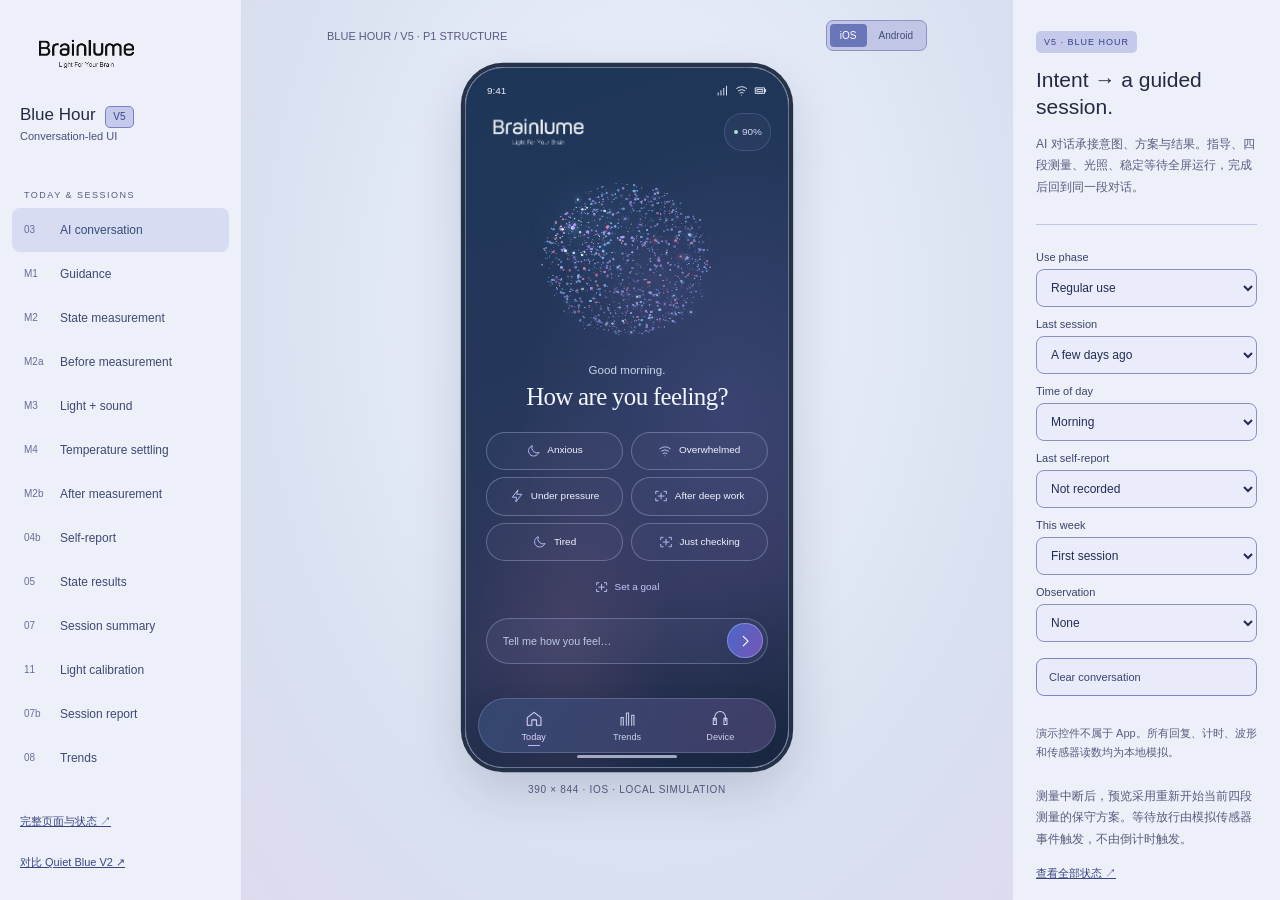
<file: index.html>
<!doctype html>
<html lang="en"><head><meta charset="UTF-8"><meta name="viewport" content="width=device-width,initial-scale=1,viewport-fit=cover"><meta name="theme-color" content="#152440"><title>Brainlume — V5 Blue Hour — Conversation UI</title><link rel="stylesheet" href="style.css"><link rel="icon" href="data:,"><link rel="stylesheet" href="quiet-blue.css"><link rel="stylesheet" href="eeg.css"><link rel="stylesheet" href="extended.css?v=20260921-photons"><link rel="stylesheet" href="ue-sync.css?v=20260921-photons"><link rel="stylesheet" href="p1.css?v=20260921-photons"><link rel="stylesheet" href="warm-still.css?v=20260921-photons"><link rel="stylesheet" href="warm-v5.css?v=20260921-photons"><link rel="stylesheet" href="brand-v5.css?v=20260921-photons"></head><body><div id="app"></div><script src="app.js?v=20260918-product"></script><script src="quiet-blue.js"></script><script src="eeg.js"></script><script src="extended.js?v=20260918-product"></script><script src="ue-sync.js?v=20260918-product"></script><script src="p1.js?v=20260921-photons"></script></body></html>
</file>
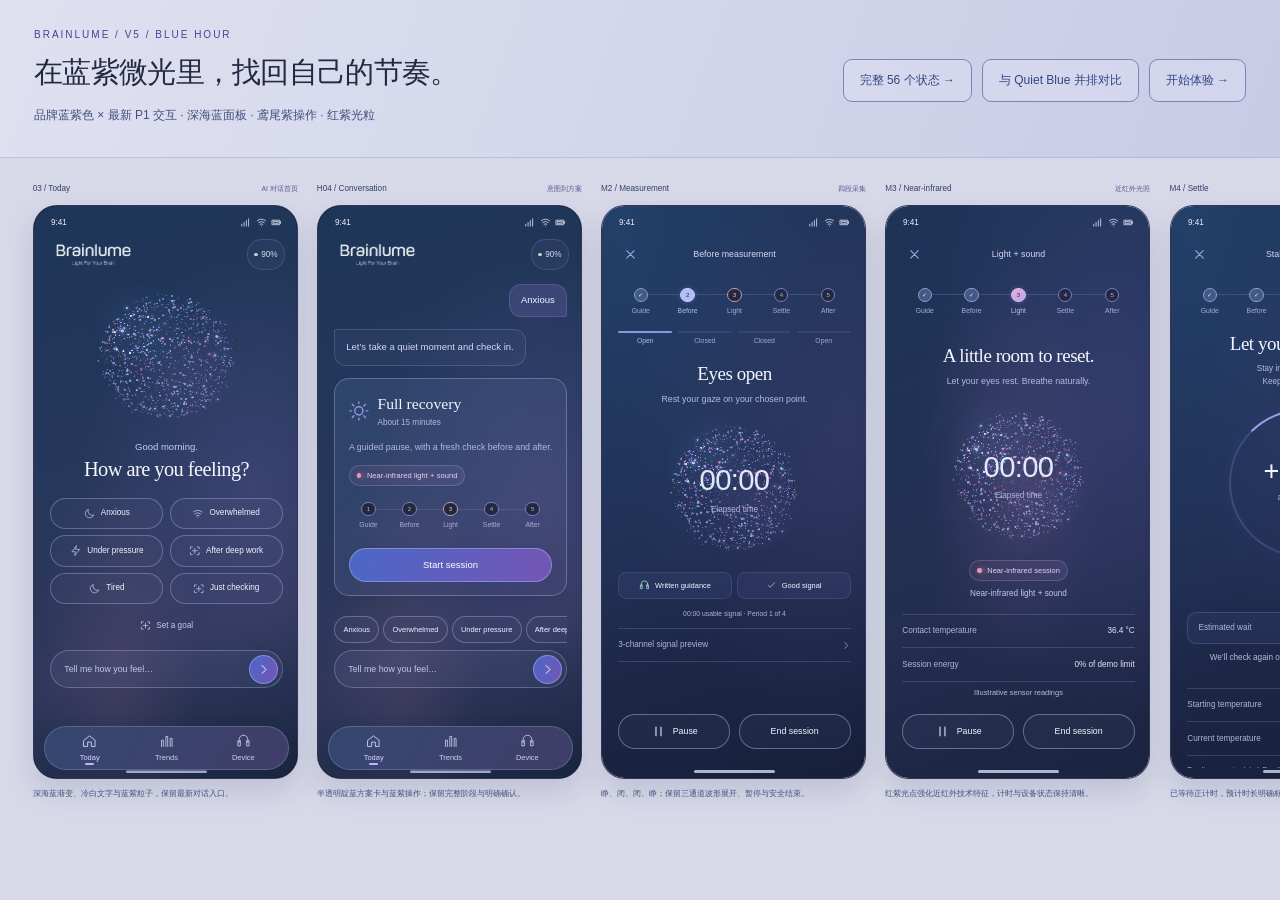
<file: board.html>
<!doctype html><html lang="zh-CN"><head><meta charset="utf-8"><meta name="viewport" content="width=device-width,initial-scale=1"><title>Brainlume V5 · Blue Hour</title><style>*{box-sizing:border-box}body{margin:0;background:#19243c;color:#edf0fb;font-family:Avenir,'Avenir Next',-apple-system,BlinkMacSystemFont,'Segoe UI',sans-serif}header{padding:42px 48px 30px;display:flex;justify-content:space-between;align-items:center;border-bottom:1px solid #5d739766}h1{font-size:25px;font-weight:550;letter-spacing:-.7px;margin:10px 0}p{font-size:12px;color:#bacbe5;line-height:1.7}small{font-size:10px;letter-spacing:2px;color:#b5b5f5}a{color:#d6def9;text-decoration:none;font-size:12px;border:1px solid #7388b8;border-radius:9px;padding:12px 16px}.board{display:flex;gap:28px;padding:38px 48px 48px;overflow-x:auto;align-items:flex-start}.item{width:390px;flex-shrink:0}.label{display:flex;justify-content:space-between;align-items:center;margin-bottom:17px;font-size:12px;color:#c3d6e1}.label span{font-size:10px;color:#708b9b}.frame{border:1px solid #6d7cb1;border-radius:35px;overflow:hidden;width:390px;height:844px;box-shadow:0 20px 50px #0005}iframe{border:0;width:390px;height:844px;background:#202c50}.item p{max-width:360px}@media(max-width:700px){header{padding:24px;display:block}header a{display:inline-block;margin-top:12px}.board{padding:28px 22px}.item{width:350px}.frame{width:350px;height:758px}iframe{transform:scale(.897);transform-origin:top left}}@media(min-width:1100px) and (max-width:1500px){.board{zoom:.68}header{padding:24px 34px 20px}}@media(min-width:1501px) and (max-width:1800px){.board{zoom:.84}}.links{display:flex;gap:10px;flex-wrap:wrap}@media(max-width:700px){.links{margin-top:12px}.links a{margin-top:0}}@media(prefers-reduced-motion:no-preference){iframe{scroll-behavior:smooth}}@media(min-width:701px) and (max-width:1099px){.board{zoom:.5}header{padding:22px 24px}h1{font-size:22px}}</style><link rel="stylesheet" href="warm-board.css?v=20260921-photons"></head><body><header></header><section class="board"></section><script src="p1-board.js?v=20260921-photons"></script></body></html>
</file>
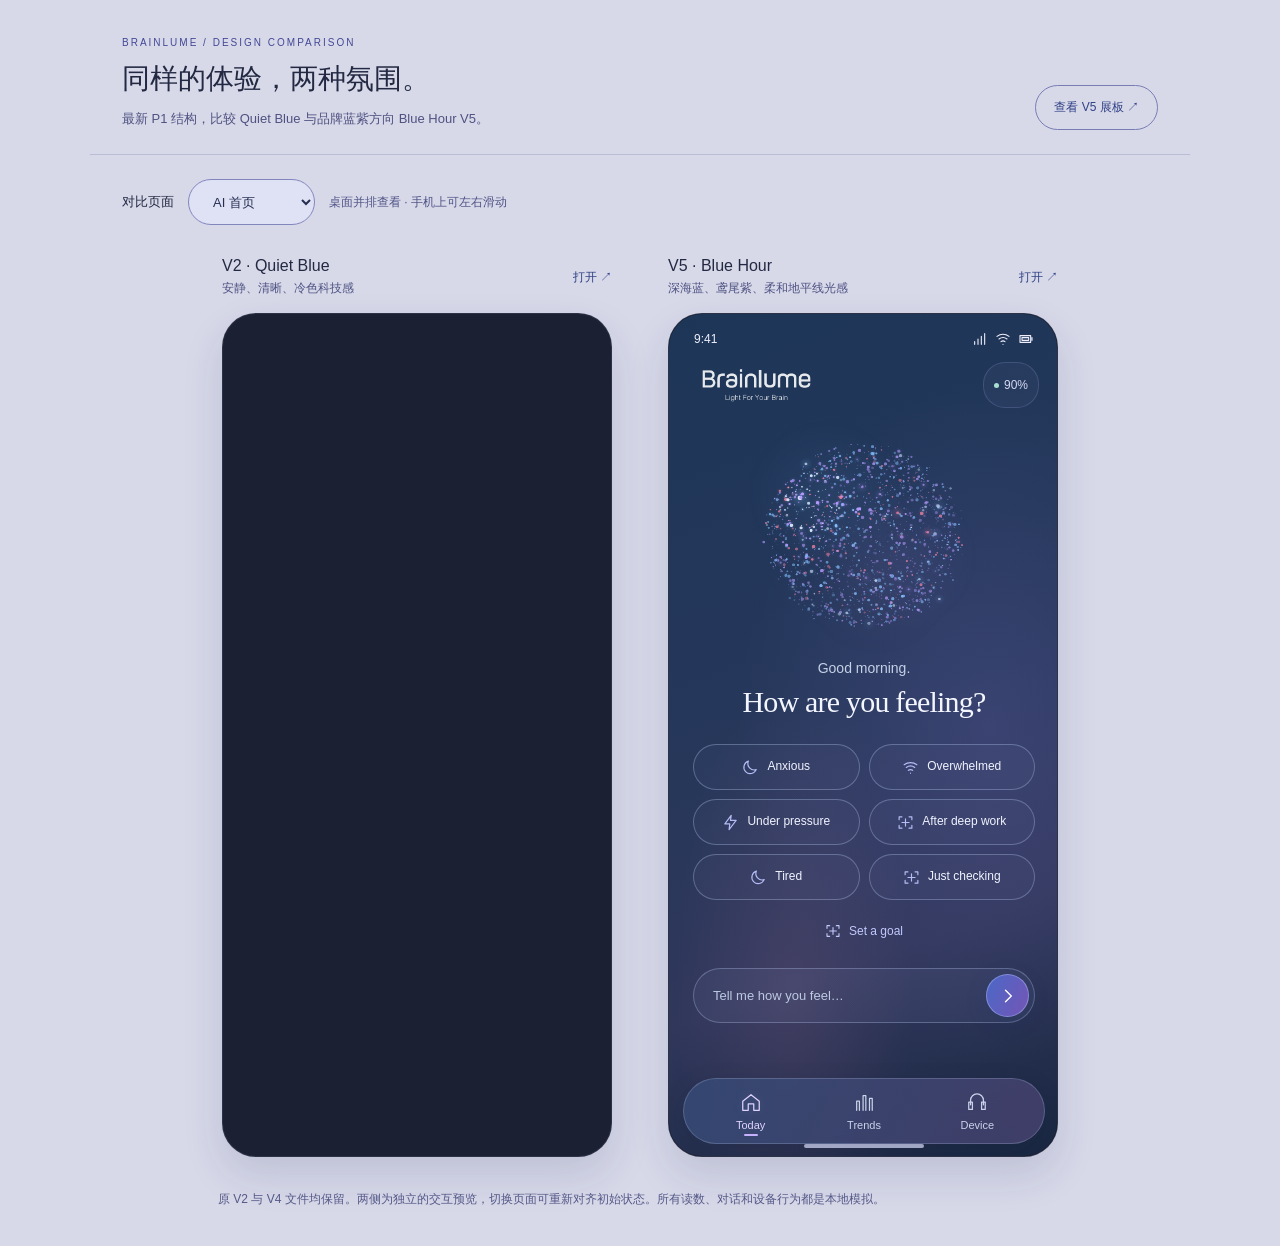
<file: compare.html>
<!doctype html>
<html lang="zh-CN"><head><meta charset="utf-8"><meta name="viewport" content="width=device-width,initial-scale=1"><title>Brainlume · Quiet Blue 与 Blue Hour 对比</title><link rel="icon" href="data:,"><style>
*{box-sizing:border-box}body{margin:0;background:#d7d9e9;color:#232942;font-family:Avenir,'Avenir Next',-apple-system,sans-serif}header{max-width:1100px;margin:auto;padding:32px 32px 24px;display:flex;align-items:flex-end;justify-content:space-between;gap:24px;border-bottom:1px solid #8f91b966}small{font-size:10px;letter-spacing:2px;color:#444895}h1{font-family:Georgia,'Songti SC',serif;font-size:28px;font-weight:400;margin:10px 0}header p{font-size:13px;color:#4f5180;margin:0;line-height:1.7}a{font-size:12px;color:#304186;text-decoration:none}header a{white-space:nowrap;padding:13px 18px;border:1px solid #7a7db4;border-radius:25px}.toolbar{max-width:1100px;margin:24px auto 0;padding:0 32px;display:flex;align-items:center;gap:14px}.toolbar label{font-size:13px}.toolbar select{min-height:46px;font:inherit;font-size:13px;border:1px solid #8386bd;border-radius:25px;background:#dfe1f5;color:#262f51;padding:0 20px}.toolbar p{font-size:12px;color:#515486}.comparison{display:grid;grid-template-columns:390px 390px;justify-content:center;gap:56px;padding:32px}.label{display:flex;justify-content:space-between;align-items:center;margin-bottom:16px}.label h2{font-size:16px;font-weight:500;margin:0}.label p{font-size:12px;color:#4e5181;margin:5px 0 0}.frame{width:390px;height:844px;border-radius:34px;overflow:hidden;border:1px solid #60628044;box-shadow:0 18px 40px #20294f22;background:#1c2033}iframe{width:390px;height:844px;border:0}.note{max-width:900px;padding:0 28px 35px;margin:0 auto;font-size:12px;line-height:1.8;color:#555887}a:focus-visible,select:focus-visible{outline:2px solid #3c41a8;outline-offset:4px}@media(max-width:900px){.comparison{gap:24px;grid-template-columns:351px 351px}.frame{width:351px;height:760px}iframe{transform:scale(.9);transform-origin:0 0}}@media(max-width:760px){header{padding:24px;display:block}header a{display:inline-block;margin-top:16px}.toolbar{padding:0 24px;flex-wrap:wrap}.toolbar p{width:100%;margin:0}.comparison{display:flex;overflow-x:auto;justify-content:flex-start;padding:24px;scroll-snap-type:x mandatory}.comparison article{flex:0 0 312px;scroll-snap-align:center}.frame{width:312px;height:676px;border-radius:28px}iframe{transform:scale(.8)}h1{font-size:25px}}
</style></head><body><header><div><small>BRAINLUME / DESIGN COMPARISON</small><h1>同样的体验，两种氛围。</h1><p>最新 P1 结构，比较 Quiet Blue 与品牌蓝紫方向 Blue Hour V5。</p></div><a href="board.html">查看 V5 展板 ↗</a></header><div class="toolbar"><label for="screen">对比页面</label><select id="screen"><option value="home">AI 首页</option><option value="conversation">对话与方案</option><option value="guide">佩戴指导</option><option value="measure">四段检测</option><option value="light">近红外光照</option><option value="settle">稳定等待</option><option value="result">单次结果</option><option value="trends">趋势</option><option value="calibration">跨次标定</option><option value="device">设备与设置</option><option value="account">账户</option></select><p>桌面并排查看 · 手机上可左右滑动</p></div><main class="comparison"><article><div class="label"><div><h2>V2 · Quiet Blue</h2><p>安静、清晰、冷色科技感</p></div><a id="blue-link" href="https://brdoyhu.github.io/brainlume-ui-v2/index.html">打开 ↗</a></div><div class="frame"><iframe id="blue" title="V2 Quiet Blue"></iframe></div></article><article><div class="label"><div><h2>V5 · Blue Hour</h2><p>深海蓝、鸢尾紫、柔和地平线光感</p></div><a id="warm-link" href="index.html">打开 ↗</a></div><div class="frame"><iframe id="warm" title="V5 Blue Hour"></iframe></div></article></main><p class="note">原 V2 与 V4 文件均保留。两侧为独立的交互预览，切换页面可重新对齐初始状态。所有读数、对话和设备行为都是本地模拟。</p><script>
const select=document.querySelector('#screen');function compare(){const x=select.value,q=x==='conversation'?'screen=home&state=conversation':'screen='+x;for(const [id,base] of [['blue','https://brdoyhu.github.io/brainlume-ui-v2/'],['warm','']]){document.querySelector('#'+id).src=base+'index.html?v=20260921-photons&'+q+'&embed=1';document.querySelector('#'+id+'-link').href=base+'index.html?v=20260921-photons&'+q;}}select.addEventListener('change',compare);compare();
</script></body></html>
</file>
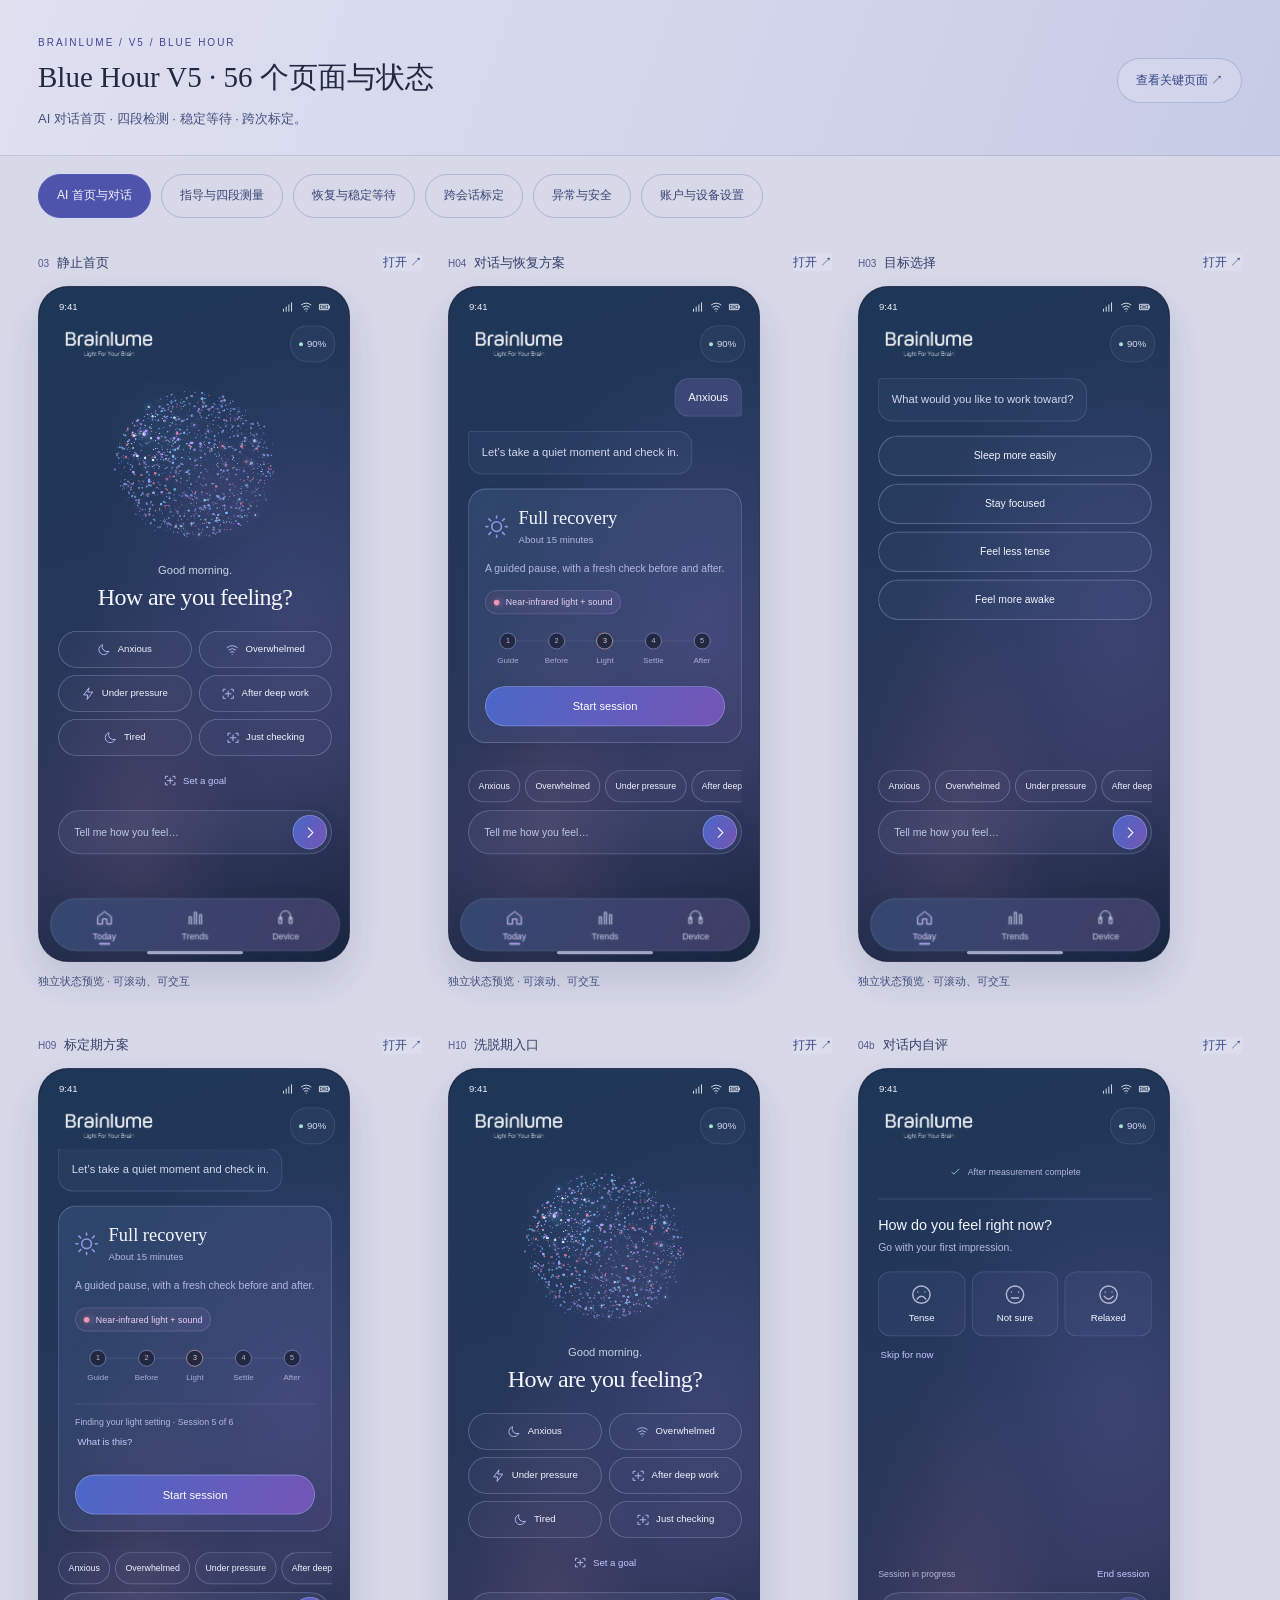
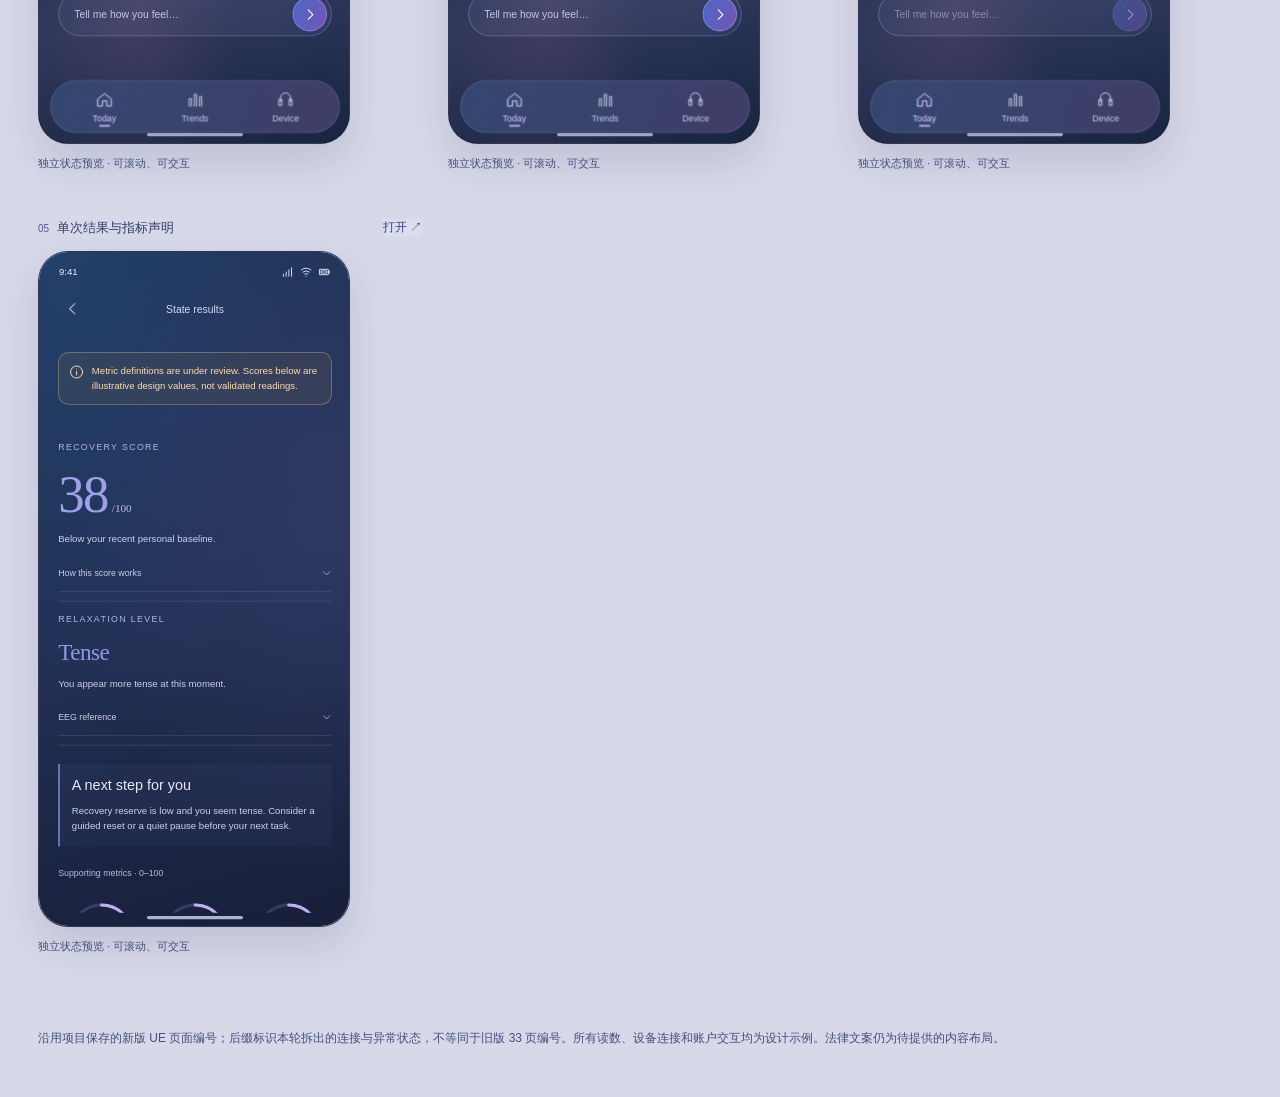
<file: pages.html>
<!doctype html><html lang="zh-CN"><head><meta charset="utf-8"><meta name="viewport" content="width=device-width,initial-scale=1"><title>Brainlume V5 Blue Hour - 56 Design States</title><style>*{box-sizing:border-box}body{margin:0;background:#142037;color:#e4eafa;font-family:Avenir,-apple-system,sans-serif}header{padding:32px 38px 25px;border-bottom:1px solid #576e9544;display:flex;justify-content:space-between;align-items:center;gap:24px}h1{font-size:26px;font-weight:500;margin:7px 0 10px}header p{font-size:13px;color:#b5c8df;margin:0;line-height:1.7}small{font-size:10px;letter-spacing:2px;color:#b6b0fa}a{color:#b7c8f9;text-decoration:none;font-size:12px}header a{border:1px solid #7189b266;border-radius:25px;padding:13px 18px;white-space:nowrap}.tabs{position:sticky;top:0;z-index:3;background:#142037ee;backdrop-filter:blur(15px);padding:18px 38px;display:flex;gap:10px;flex-wrap:wrap}.tabs button{border:1px solid #6d83a966;background:transparent;color:#b8cbe2;padding:12px 18px;border-radius:25px;white-space:nowrap;min-height:44px;font:inherit;font-size:12px}.tabs button.active{background:#59669c;color:white;border-color:#8c9acb}.grid{display:grid;grid-template-columns:repeat(auto-fill,minmax(310px,1fr));gap:35px 26px;padding:18px 38px 50px;max-width:1740px;margin:auto}.item{min-width:0}.label{display:flex;align-items:center;justify-content:space-between;margin:0 0 14px;gap:10px}.label h2{font-size:13px;font-weight:500;margin:0}.label span{color:#93a9c8;font-size:10px;margin-right:8px}.frame{width:312px;height:676px;overflow:hidden;border:1px solid #8295bc55;border-radius:30px;background:#202c50;box-shadow:0 16px 35px #0002}iframe{width:390px;height:844px;border:0;transform:scale(.8);transform-origin:0 0}.item>p{font-size:11px;color:#a5bad4;line-height:1.6}.foot{font-size:12px;line-height:1.8;color:#a7bdd8;padding:0 38px 35px;max-width:1100px}button:focus-visible,a:focus-visible{outline:2px solid #c1bbfa;outline-offset:4px}@media(max-width:700px){header{padding:24px;display:block}header a{display:inline-block;margin-top:18px}.tabs{padding:15px 24px}.grid{padding:15px 24px;display:flex;overflow-x:auto;align-items:flex-start}.item{flex:0 0 312px}.foot{padding:20px 24px}}</style><link rel="stylesheet" href="warm-board.css?v=20260921-photons"></head><body><header><div><small>BRAINLUME / V5 / BLUE HOUR</small><h1>Blue Hour V5 · 56 个页面与状态</h1><p>AI 对话首页 · 四段检测 · 稳定等待 · 跨次标定。</p></div><a href="board.html">查看关键页面 ↗</a></header><nav class="tabs" aria-label="页面分组"></nav><main class="grid"></main><p class="foot">沿用项目保存的新版 UE 页面编号；后缀标识本轮拆出的连接与异常状态，不等同于旧版 33 页编号。所有读数、设备连接和账户交互均为设计示例。法律文案仍为待提供的内容布局。</p><script src="p1-gallery.js?v=20260921-photons"></script></body></html>
</file>
<file: style.css>
@media(min-width:701px) and (max-height:950px){.stage .phone{zoom:.83}.stage{padding-top:20px!important}.stage .stage-top{margin-bottom:16px}.stage .design-caption{margin-top:16px}}
@media(min-width:701px) and (max-height:800px){.stage .phone{zoom:.70}.stage{padding-top:18px!important}.stage .stage-top{margin-bottom:15px}.stage .design-caption{margin-top:16px}}
:root{color-scheme:dark;--bg:#071015;--surface:#242c30;--surface2:#30383c;--line:#3d474b;--text:#f7f8f8;--muted:#abb6bb;--cyan:#1ec8e9;--green:#60e390;--amber:#ffbf58;--red:#ff857b;--radius:18px;--space:8px;font-family:Inter,'SF Pro Display',-apple-system,BlinkMacSystemFont,'Segoe UI',sans-serif;color:var(--text);background:#080d10;font-synthesis:none}*{box-sizing:border-box}body{margin:0}button,input,select{font:inherit}button{cursor:pointer;color:inherit}button:focus-visible,a:focus-visible,input:focus-visible,select:focus-visible,summary:focus-visible{outline:2px solid var(--cyan);outline-offset:4px}button{border:0}a{color:var(--cyan)}svg{width:22px;height:22px;flex-shrink:0;fill:none;stroke:currentColor;stroke-width:1.65;stroke-linecap:round;stroke-linejoin:round}h1,h2,h3,p{margin:0}h1{font-size:29px;line-height:1.12;letter-spacing:-1.15px;font-weight:650}h2{font-size:19px;letter-spacing:-.4px;font-weight:620}h3{font-size:15px;font-weight:600}p{line-height:1.5}small{font-size:11px;line-height:1.5}.muted{color:var(--muted)}.cyan{color:var(--cyan)}.amber{color:var(--amber)}.green{color:var(--green)}.red{color:var(--red)}.eyebrow{font-size:10px;letter-spacing:1.8px;font-weight:650;text-transform:uppercase;color:var(--muted)}.flex{display:flex;align-items:center;gap:10px}.between{justify-content:space-between}.column{display:flex;flex-direction:column;gap:16px}.grow{flex:1}.mt{margin-top:24px}.mb{margin-bottom:18px}.tiny{font-size:12px}.lead{font-size:14px;color:var(--muted);line-height:1.55;margin-top:10px}.text-center{text-align:center}.workspace{min-height:100vh;display:grid;grid-template-columns:242px minmax(470px,1fr) 268px}.rail{height:100vh;position:sticky;top:0;border-right:1px solid #202a30;padding:28px 20px;display:flex;flex-direction:column;gap:24px;background:#0c1216}.brand{height:35px;width:118px;object-fit:contain;filter:invert(1);mix-blend-mode:screen}.rail .eyebrow{margin-bottom:8px}.rail-title{font-size:17px;line-height:1.4}.version{display:inline-block;border:1px solid #37434a;padding:3px 7px;border-radius:5px;font-size:10px;margin-left:5px;color:var(--cyan)}.screen-list{overflow:auto;flex:1;margin:0 -8px;scrollbar-width:thin}.screen-list button{width:100%;padding:11px 12px;min-height:44px;text-align:left;border-radius:8px;background:transparent;display:flex;gap:12px;align-items:center;font-size:12px;color:#a6b2b9}.screen-list button span{font-size:10px;font-variant-numeric:tabular-nums;color:#65757e;width:24px}.screen-list button.active{background:#1b2c34;color:var(--cyan)}.screen-list button:hover{background:#202a30}.group-label{font-size:9px;text-transform:uppercase;letter-spacing:1.5px;color:#81919a;margin:20px 12px 8px}.rail-foot{font-size:11px;color:#87979f;line-height:1.7;border-top:1px solid #253139;padding-top:15px}.stage{padding:26px 32px 34px;display:flex;flex-direction:column;align-items:center;background:radial-gradient(ellipse at 50% 30%,#1b2c35 0,transparent 65%)}.stage-top{width:100%;max-width:600px;display:flex;justify-content:space-between;align-items:center;margin-bottom:22px;font-size:11px;color:#95a6af}.platform{display:flex;gap:2px;background:#10191f;border:1px solid #28383f;border-radius:7px;padding:3px}.platform button{background:transparent;color:#97a5ad;padding:6px 10px;border-radius:4px;font-size:10px}.platform button.active{background:#33454f;color:white}.phone{position:relative;width:390px;height:844px;border:1px solid #52616a;border-radius:46px;background:linear-gradient(164deg,#26383f 0%,#1a272e 22%,#101a1f 60%,#0a1217 100%);box-shadow:0 32px 90px #0009,0 0 0 5px #0e151a;overflow:hidden;display:flex;flex-direction:column}.phone.android{border-radius:30px}.status{height:46px;flex-shrink:0;padding:15px 25px 6px;display:flex;justify-content:space-between;align-items:center;font-size:12px;font-weight:650}.status svg{width:15px;height:15px}.status .flex{gap:6px}.topbar{height:52px;flex-shrink:0;display:flex;align-items:center;justify-content:space-between;padding:0 18px}.topbar .brand{width:110px;height:36px}.topbar .eyebrow{color:#eff4f6;letter-spacing:1.4px}.icon-btn{background:transparent;width:44px;min-height:44px;display:inline-flex;justify-content:center;align-items:center;border-radius:50%}.icon-btn:hover{background:#ffffff0a}.main{flex:1;overflow-y:auto;overflow-x:hidden;padding:8px 22px 32px;scrollbar-width:none}.main::-webkit-scrollbar{display:none}.main.has-nav{padding-bottom:115px}.safe-bottom{height:17px;flex-shrink:0}.safe-bottom:after{content:'';display:block;width:120px;height:4px;background:#e4eaed;border-radius:10px;margin:4px auto}.android .safe-bottom:after{width:75px;height:3px}.bottom-nav{position:absolute;left:16px;right:16px;bottom:22px;height:66px;display:flex;background:#1b272deb;border:1px solid #3a4a53;border-radius:32px;box-shadow:0 6px 28px #0008;backdrop-filter:blur(18px);z-index:4}.bottom-nav button{flex:1;background:none;display:flex;align-items:center;justify-content:center;flex-direction:column;gap:5px;color:#a8b5bc;font-size:10px}.bottom-nav button.active{color:var(--cyan)}.bottom-nav svg{width:21px;height:21px}.greeting{margin:9px 0 21px}.greeting .eyebrow{margin-bottom:9px}.device-strip{background:#33444d66;border:1px solid #50616b88;border-radius:14px;padding:11px 12px;display:flex;align-items:center;gap:10px;margin:20px 0}.device-strip>svg{color:#a9c2ce}.device-strip strong{font-size:12px;font-weight:550}.device-strip small{color:#b6c4cb;display:block;font-size:10px}.dot{display:inline-block;width:5px;height:5px;border-radius:50%;background:var(--green);margin-right:5px;vertical-align:middle}.device-strip .battery{font-size:11px;margin-left:auto;color:#bfd0d8}.device-strip .battery svg{width:17px}.section-heading{display:flex;align-items:center;justify-content:space-between;margin:25px 0 12px}.section-heading h2{font-size:15px;font-weight:600;letter-spacing:-.1px}.text-btn{background:none;color:var(--muted);font-size:11px;min-height:44px;padding:0 3px}.text-btn:hover{color:var(--cyan)}.context-chips{display:flex;gap:6px;overflow-x:auto;margin:0 -22px 18px;padding:0 22px 5px;scrollbar-width:none}.chip{background:#26373f;border:1px solid #40515a;color:#bccbd2;white-space:nowrap;padding:7px 12px;border-radius:20px;font-size:10px;min-height:36px}.chip.selected{border-color:#66c3d5;background:#174957;color:#d4f7ff}.tasks{display:grid;gap:12px}.task{border:1px solid #4b5a63;border-radius:18px;background:linear-gradient(115deg,#32444d,#25353d);padding:19px 17px;text-align:left;display:flex;gap:14px;align-items:center;min-height:113px;transition:transform .2s,border-color .2s}.task:hover{transform:translateY(-2px);border-color:#78becd}.task .task-icon{width:45px;height:45px;border:1px solid #2c849a;border-radius:50%;display:grid;place-items:center;color:#65d9ee;flex-shrink:0;background:#173c4766}.task.warm .task-icon{color:#f1c78d;border-color:#806445;background:#57443144}.task .task-icon svg{width:23px;height:23px}.task h3{font-size:16px;letter-spacing:-.35px;line-height:1.3}.task p{font-size:11px;color:#b9c9d1;margin-top:6px}.task .duration{display:inline-block;margin-top:8px;font-size:10px;color:#e2edf1;letter-spacing:.3px}.task>svg{width:16px;margin-left:auto;color:#a4bac4}.card{background:linear-gradient(125deg,#283840,#202d34);border:1px solid #41515b;border-radius:var(--radius);padding:18px}.recent-card{display:flex;align-items:center;gap:18px;text-align:left;width:100%;color:inherit}.recent-card .ring{width:82px;height:82px}.recent-card .ring .number{font-size:29px}.recent-card .ring small{font-size:9px}.recent-copy .eyebrow{font-size:9px;letter-spacing:1px}.recent-copy strong{font-size:16px;display:block;margin:6px 0}.recent-copy p{font-size:11px;line-height:1.5;color:#afc1cb}.ring{position:relative;display:grid;place-items:center;width:210px;height:210px;flex-shrink:0}.ring svg{width:100%;height:100%;position:absolute;inset:0;stroke:none;transform:rotate(-90deg)}.ring circle{fill:none;stroke-width:6;stroke-linecap:round}.ring .ring-track{stroke:#3d505b}.ring .ring-fill{stroke:var(--cyan);stroke-dasharray:var(--arc) 283}.ring .number{font-size:68px;letter-spacing:-3px;font-weight:560;line-height:1.05}.ring small{display:block;text-align:center;color:#b5c6cf;font-size:13px;letter-spacing:0;margin-top:3px}.score-hero{display:flex;flex-direction:column;align-items:center;padding:20px 0 17px}.score-hero .eyebrow{margin-top:15px;font-size:10px}.score-hero .ring{width:193px;height:193px}.result-title{margin-top:12px}.result-title h1{font-size:27px}.pill{font-size:10px;padding:5px 9px;border-radius:20px;border:1px solid #6b6250;color:var(--amber);background:#64522b22;white-space:nowrap}.pill.good{color:var(--green);border-color:#456c60;background:#234c3633}.pill.neutral{color:#c4d4dc;border-color:#52636d;background:#40536122}.relax-row{padding:14px 16px;font-size:12px}.action-card{border-left:2px solid var(--cyan);padding:13px 15px;background:#1c39434d;border-radius:0 10px 10px 0;margin-top:15px}.action-card p{font-size:12px;color:#bcccd5;margin-top:5px}.metric-row{padding:14px 0;border-bottom:1px solid #46545e99}.metric-row:last-child{border-bottom:0;padding-bottom:0}.metric-row:first-child{padding-top:0}.metric-row strong{font-size:12px;font-weight:500}.metric-row small{font-size:10px;color:#a3b7c2}.metric-row .value{font-size:19px}.bar{height:4px;border-radius:5px;background:#42555f;margin:10px 0 4px;overflow:hidden}.bar>i{height:100%;display:block;background:#77c9da;border-radius:5px}.primary,.secondary,.danger{width:100%;min-height:50px;border-radius:13px;padding:13px 15px;font-size:13px;font-weight:650;display:flex;align-items:center;justify-content:center;gap:10px}.primary{background:var(--cyan);color:#031b23}.primary:hover{background:#63dcf1}.secondary{background:#26363e;border:1px solid #657680;color:#edf3f6}.danger{background:#ff857b;color:#30100c}.bottom-action{margin-top:22px;display:flex;flex-direction:column;gap:10px}.footnote{font-size:10px;color:#95aab5;line-height:1.65}.footer-note{text-align:center;font-size:10px;letter-spacing:.2px;color:#91a8b4;margin-top:16px}.disclosure{border-bottom:1px solid #384952;padding:15px 0;font-size:12px;color:#b0c2cc}.disclosure summary{min-height:24px;cursor:pointer;color:#dce8ee;font-size:12px}.disclosure p{margin-top:12px;font-size:11px;line-height:1.7}.steps{display:flex;margin:13px 0 8px;position:relative;justify-content:space-between}.steps:before{content:'';position:absolute;top:14px;left:42px;right:42px;height:1px;background:#52616b}.step{position:relative;display:flex;flex-direction:column;align-items:center;gap:8px;width:33%;color:#8fa5b1;font-size:10px}.step b{font-size:10px;border-radius:50%;border:1px solid #526975;background:#17272f;width:29px;height:29px;display:grid;place-items:center;font-weight:500}.step.active{color:var(--cyan)}.step.active b{background:var(--cyan);border-color:var(--cyan);color:#031b23}.step.done b{background:#506a76;color:white}.light .step.active{color:var(--amber)}.light .step.active b{background:var(--amber);border-color:var(--amber)}.session{display:flex;flex-direction:column;min-height:100%;text-align:center}.session h1{font-size:24px;letter-spacing:-.7px}.session .lead{max-width:285px;margin:10px auto 0;font-size:12px}.orb-wrap{height:257px;display:grid;place-items:center;margin:8px -10px 0;position:relative;flex-shrink:0}.orb{width:102px;height:102px;border-radius:50%;position:relative;background:radial-gradient(circle at 40% 35%,#b5e8ee88,#5d9fba22 65%,#b5f8ff44);border:1px solid #8bd4e8;box-shadow:0 0 60px #47c1e933,inset 0 0 35px #9eeeff33;animation:breathe 7s ease-in-out infinite}.orb:before,.orb:after{content:'';position:absolute;inset:-29px;border:1px solid #61b3d34d;border-radius:50%;box-shadow:0 0 0 28px #55b9d808,0 0 0 29px #66b8d420}.orb:after{inset:-86px;border-color:#72b6d019;box-shadow:none}.light .orb{background:radial-gradient(circle at 38% 33%,#f8d4a56b,#97612744 70%,#ffbd6533);border-color:#e9bb71;box-shadow:0 0 70px #d49a4733,inset 0 0 35px #ffce822b}.light .orb:before{border-color:#e7b56d55;box-shadow:0 0 0 28px #dba64c08,0 0 0 29px #c7a36829}.light .orb:after{border-color:#c7a36819}.paused .orb{animation-play-state:paused;opacity:.4}.timer{font-size:48px;font-weight:500;letter-spacing:-2px;line-height:1.1;font-variant-numeric:tabular-nums}.timer-label{font-size:10px;color:#b1c5d0;margin-top:7px;letter-spacing:.4px}.session-message{font-size:11px;color:#bed1db;margin-top:19px;min-height:35px}.signal{font-size:10px;color:#abc3cf;display:flex;justify-content:center;gap:6px;align-items:center;margin-top:20px}.signal svg{width:14px;height:14px}.session-actions{margin-top:auto;padding-top:22px;display:flex;flex-direction:column;gap:3px}.session-actions .text-btn{font-size:11px}.banner{font-size:11px;text-align:left;padding:12px 14px;border:1px solid #546d78;border-radius:12px;background:#304f5c55;margin:16px 0;line-height:1.6}.banner.warning{border-color:#916b43;color:#f2c890;background:#6c471c33}.session .banner{margin:12px 0 0}.session .banner+.orb-wrap{height:212px}.segmented{display:flex;border:1px solid #475b67;background:#17272f;padding:4px;border-radius:12px;margin:22px 0}.segmented button{flex:1;background:none;color:#acbec9;border-radius:8px;font-size:11px;min-height:38px}.segmented button.active{background:#405661;color:white;box-shadow:0 2px 4px #0002}.chart{width:100%;height:auto;stroke:none;margin-top:17px}.chart text{font-size:9px;fill:#aebec8;font-family:inherit;stroke:none}.chart .grid{stroke:#43555f;stroke-width:1;stroke-dasharray:3 4}.chart .line{fill:none;stroke:var(--cyan);stroke-width:2}.chart circle{fill:var(--cyan);stroke:#173b4a;stroke-width:2}.history-row{width:100%;padding:15px 0;display:flex;align-items:center;gap:10px;background:none;border-bottom:1px solid #3c4d57;text-align:left}.history-row:last-child{border:0;padding-bottom:0}.history-row svg{width:16px;color:#a1b5c0}.history-row .history-icon{background:#354d58;width:34px;height:34px;border-radius:10px;display:grid;place-items:center;color:#aed2df}.history-row strong{display:block;font-size:12px}.history-row small{font-size:10px;color:#95acb9;display:block;margin-top:4px}.history-row .pill{font-size:9px}.stat-pair{display:flex;justify-content:space-between;margin-top:17px;padding-top:14px;border-top:1px solid #3c515c}.stat-pair strong{font-size:21px;font-weight:550;display:block}.stat-pair small{font-size:9px;color:#a8bcc7}.product-photo{width:100%;height:176px;object-fit:cover;border-radius:15px;filter:brightness(.83);margin:18px 0}.settings-row{width:100%;background:none;display:flex;align-items:center;gap:12px;text-align:left;padding:16px 0;border-bottom:1px solid #435560}.settings-row:last-child{border:0}.settings-row svg{width:18px;color:#a7c4d2}.settings-row strong{font-size:12px;font-weight:500;display:block}.settings-row small{color:#a0b6c3;font-size:10px;display:block;margin-top:4px}.settings-row>svg:last-child{margin-left:auto;width:15px}.checklist{display:flex;flex-direction:column;gap:18px;margin:24px 0}.check-item{display:flex;align-items:flex-start;gap:12px;font-size:12px;line-height:1.55}.check-item b{flex-shrink:0;border-radius:50%;border:1px solid #52717f;color:#9fe0ee;font-size:10px;font-weight:500;width:25px;height:25px;display:grid;place-items:center}.choice{width:100%;padding:18px;background:#293b45;border:1px solid #50636f;border-radius:14px;display:flex;align-items:center;text-align:left;gap:13px;min-height:62px}.choice svg{color:#c3d7e1}.choice.selected{border-color:var(--cyan);background:#164454}.choice span{font-size:13px}.choice small{display:block;margin-top:5px;color:#a5bdca}.compare{display:grid;grid-template-columns:1fr 1fr;gap:12px;margin:20px 0}.compare .card{text-align:center;padding:17px 8px}.compare strong{font-size:40px;font-weight:500;display:block;margin:6px 0;letter-spacing:-1px}.compare small{color:#b1c6d0;font-size:10px}.compare .after{border-color:#46818f}.legend{display:flex;gap:15px;font-size:10px;color:#a7bcc7;margin-bottom:15px}.legend i{display:inline-block;width:7px;height:7px;background:#778b96;border-radius:2px;margin-right:6px}.legend i.after{background:var(--cyan)}.compare-metric{margin:17px 0}.compare-metric .flex{font-size:11px;justify-content:space-between}.paired-bars{display:grid;grid-template-columns:1fr 26px;align-items:center;gap:4px 7px;margin-top:7px;font-size:10px;color:#b5c7d1}.paired-bars i{display:block;height:4px;background:#7b8e99;border-radius:3px}.paired-bars i.after{background:var(--cyan)}.direction{font-size:9px;color:#99adba;margin-top:5px}.table{width:100%;border-collapse:collapse;font-size:11px;margin-top:16px}.table td,.table th{padding:11px 5px;border-bottom:1px solid #41535e;text-align:right}.table td:first-child,.table th:first-child{text-align:left}.table th{font-size:9px;color:#adc1ce;font-weight:500}.table td:last-child{color:#86d6e5}.report-label{margin-top:26px}.field{display:block;font-size:12px;margin:21px 0}.field input,.field select{margin-top:9px;width:100%;height:50px;border-radius:12px;border:1px solid #586d79;background:#243943;color:#f5f9fb;padding:0 14px}.field input::placeholder{color:#9db1be}.toggle-row{display:flex;align-items:center;gap:15px;padding:18px 0;border-bottom:1px solid #3f535f}.toggle-row strong{font-size:12px}.toggle-row p{font-size:11px;color:#a5bdcb;margin-top:6px}.switch{width:43px;height:26px;flex-shrink:0;border-radius:20px;background:#546976;padding:3px;border:0}.switch:after{content:'';display:block;width:20px;height:20px;background:#e5f1f6;border-radius:50%;transition:transform .2s}.switch[aria-checked=true]{background:#188399}.switch[aria-checked=true]:after{transform:translateX(17px)}.switch:disabled{opacity:.6;cursor:default}.swatches{display:flex;gap:8px;margin:12px 0}.swatch{border:2px solid transparent;background:var(--skin);width:46px;height:46px;border-radius:50%;color:#141414}.swatch.selected{border-color:#51def6;outline:2px solid #153644;outline-offset:2px}.welcome-art{margin:0 -22px 26px;height:310px;position:relative;overflow:hidden}.welcome-art img{height:100%;width:100%;object-fit:cover;filter:brightness(.75)}.welcome-art:after{content:'';position:absolute;inset:0;background:linear-gradient(transparent 55%,#17272f)}.welcome h1{font-size:35px}.large-icon{width:66px;height:66px;border-radius:20px;background:#30505d;display:grid;place-items:center;margin:22px 0;color:#93dfec}.large-icon svg{width:30px;height:30px}.inspector{height:100vh;position:sticky;top:0;border-left:1px solid #253037;padding:31px 23px;background:#0c1318;overflow:auto}.inspector h2{font-size:15px;margin:13px 0}.inspector p{font-size:12px;line-height:1.8;color:#9cafba;margin:12px 0}.inspector .rule{border-top:1px solid #293a44;margin:26px 0}.inspector .token{display:flex;gap:10px;align-items:center;margin:12px 0;font-size:11px;color:#b1c2cd}.token i{width:22px;height:22px;border-radius:6px;border:1px solid #ffffff22}.inspector .tiny-btn{background:#20323c;border:1px solid #405662;width:100%;padding:11px 12px;text-align:left;margin:5px 0;border-radius:8px;font-size:11px;min-height:44px}.inspector .tiny-btn:hover{border-color:#79bfce}.review-badge{display:inline-flex;align-items:center;gap:6px;font-size:9px;letter-spacing:1px;padding:6px 8px;border-radius:5px;background:#1a3540;color:#a7dde9}.modal-scrim{position:absolute;inset:0;background:#03090dc9;backdrop-filter:blur(7px);z-index:20;display:flex;align-items:flex-end}.sheet{width:100%;background:#263943;border:1px solid #607783;border-radius:26px 26px 0 0;padding:24px 22px 30px;max-height:85%;overflow:auto;box-shadow:0 -20px 60px #0005}.sheet:before{content:'';display:block;margin:-11px auto 22px;width:36px;height:4px;border-radius:3px;background:#66818e}.sheet h2{font-size:23px;line-height:1.2}.sheet .lead{font-size:12px}.sheet .primary,.sheet .secondary,.sheet .danger{margin-top:11px}.toast{position:absolute;bottom:104px;left:20px;right:20px;background:#d2f4fd;color:#0e3542;font-size:12px;padding:15px;border-radius:12px;text-align:center;z-index:30;box-shadow:0 8px 25px #0006}.empty{padding:48px 16px;text-align:center}.empty svg{width:38px;height:38px;color:#86bfce;margin-bottom:15px}.empty p{font-size:12px;color:#a9c1ce;margin-top:10px}.mobile-review{display:none}.design-caption{font-size:10px;color:#7f939e;margin-top:20px;letter-spacing:.7px}.hidden{display:none!important}@keyframes breathe{0%,100%{transform:scale(.94);opacity:.8}50%{transform:scale(1.08);opacity:1}}@media(prefers-reduced-motion:reduce){*,*:before,*:after{animation:none!important;transition:none!important}}@media(max-width:1150px){.workspace{grid-template-columns:205px 1fr}.inspector{display:none}.rail{padding:24px 16px}.stage{padding:25px}.mobile-review{display:block;margin-top:20px;max-width:390px;width:100%;font-size:11px}.mobile-review summary{cursor:pointer;color:#9ec2d3;min-height:44px}.mobile-review button{min-height:44px;padding:8px 12px;margin:4px;border-radius:8px;background:#263c49;font-size:11px}.mobile-review select{width:100%;height:44px;background:#233b48;color:white;border:1px solid #526978;border-radius:8px;padding:0 10px}}@media(max-width:700px){.workspace{display:block}.rail,.inspector{display:none}.stage{padding:0;display:block;background:none}.stage-top,.design-caption{display:none}.phone{width:100%;height:100dvh;min-height:600px;border:0;border-radius:0!important;box-shadow:none}.status{padding-top:max(13px,env(safe-area-inset-top));height:calc(44px + env(safe-area-inset-top))}.safe-bottom{height:max(17px,env(safe-area-inset-bottom))}.bottom-nav{bottom:max(22px,env(safe-area-inset-bottom))}.mobile-review{max-width:none;margin:0;padding:14px 22px;background:#0b1720}.main{padding-left:22px;padding-right:22px}.modal-scrim{position:fixed}.sheet{padding-bottom:max(30px,env(safe-area-inset-bottom))}}@media(max-width:360px){h1{font-size:26px}.main{padding-left:18px;padding-right:18px}.task{padding:15px 13px;gap:10px}.task h3{font-size:15px}.task .task-icon{width:38px;height:38px}.context-chips{margin-left:-18px;margin-right:-18px;padding-left:18px;padding-right:18px}.orb-wrap{height:222px}.session .banner+.orb-wrap{height:180px}.timer{font-size:42px}.paired-bars{font-size:9px}}@media print{body{background:white;color:black}.rail,.inspector,.stage-top,.bottom-nav,.mobile-review,.design-caption,.status,.safe-bottom,.topbar,.bottom-action{display:none!important}.workspace,.stage{display:block;padding:0}.phone{width:100%;height:auto;border:0;box-shadow:none;background:white;color:black;overflow:visible}.main{overflow:visible;padding:20px!important}.card{background:#f4f6f8;border-color:#ddd;break-inside:avoid;color:black}.muted,.lead,.footnote,.eyebrow,.table th,.direction{color:#555}.table td:last-child{color:#15657b}}
body.embedded .rail,body.embedded .inspector,body.embedded .stage-top,body.embedded .design-caption,body.embedded .mobile-review{display:none!important}body.embedded .workspace{display:block}body.embedded .stage{padding:0!important}body.embedded .phone{zoom:1!important;width:100%;height:100dvh;border:0;border-radius:0;box-shadow:none}body.embedded{overflow:hidden}
</file>
<file: quiet-blue.css>
/* Quiet Blue / V2. Core layout and accessible interactions are inherited. */
:root{--bg:#202c50;--surface:#274565;--surface2:#354e77;--line:#52639b;--text:#f2f3fc;--muted:#c0d0e7;--cyan:#98cbed;--green:#92ded7;--amber:#efcf8d;--red:#f5a9a9;--radius:12px;font-family:Avenir,'Avenir Next','Trebuchet MS',-apple-system,BlinkMacSystemFont,'Segoe UI',sans-serif;background:#151f35;font-synthesis:none}
body{background:#151f35}h1{font-weight:500;letter-spacing:-.55px;font-size:27px}h2{font-weight:500;letter-spacing:0}h3{font-weight:500}.eyebrow{font-weight:500;letter-spacing:1.1px}.phone{background:linear-gradient(168deg,#202b50 0%,#20334e 49%,#203a4d 75%,#495c87 100%);border-color:#6572a2;box-shadow:0 25px 80px #0b102655,0 0 0 5px #1b2440}.status{height:46px;font-weight:500}.status .flex{gap:7px}.status svg{width:16px;height:16px}.topbar{height:68px;padding:0 19px}.topbar .brand{width:157px;height:64px;margin-left:-7px;opacity:.97}.topbar .eyebrow{font-size:12px;letter-spacing:.3px;text-transform:none;max-width:252px;text-align:center;font-weight:500}.topbar .icon-btn{color:#a7e1e8}.main{padding:4px 24px 28px}.main.has-nav{padding-bottom:100px}.safe-bottom{background:#485b88;height:18px}.safe-bottom:after{background:#dae1f2;opacity:.8}.phone:has(.blue-session) .safe-bottom,.phone:has(.result-title) .safe-bottom{background:transparent}
.bottom-nav{left:0;right:0;bottom:0;height:86px;padding:9px 8px 22px;border:0;border-top:1px solid #7884bc66;border-radius:0;background:linear-gradient(110deg,#4e5b8dce,#455a84de);box-shadow:none;backdrop-filter:blur(18px)}.bottom-nav button{color:#becce5;gap:7px;font-size:11px;letter-spacing:.5px;text-transform:uppercase;font-weight:400}.bottom-nav svg{width:25px;height:25px;stroke-width:1.35}.bottom-nav button.active{color:#fff}.bottom-nav button.active svg{filter:drop-shadow(0 0 4px #c8ddff22)}
.primary{background:linear-gradient(105deg,#665fe0,#6f9bdc);border:1px solid #9aaff344;border-radius:30px;color:#fff;font-size:14px;font-weight:500;min-height:49px;box-shadow:none}.primary:hover{background:linear-gradient(105deg,#7772ed,#81afe9)}.secondary{background:linear-gradient(115deg,#334b7022,#45618b22);border-color:#8296cf;border-radius:30px;min-height:49px;font-size:13px;font-weight:500}.danger{border-radius:30px;font-weight:500}.text-btn{font-size:12px;color:#c0d1ec}.icon-btn:hover{background:#7e99cc18}.card{background:transparent;border:0;border-radius:0;padding:18px 0;border-top:1px solid #6278ac88;box-shadow:none}.banner{background:#556e9a1c;border:1px solid #7088b96b;border-radius:12px;color:#d5dff1;font-size:12px}.banner.warning{color:#f6d8a4;background:#75614422;border-color:#bc9c6377}.pill{color:#efd397;border-color:#a58e6788;background:transparent;font-size:11px}.pill.good{color:#9ee4da;border-color:#6ea9a588;background:transparent}.pill.neutral{color:#d2ddf2;background:transparent;border-color:#7c91b088}.action-card{background:transparent;border-left:0;border-top:1px solid #637db688;border-radius:0;padding:18px 0}.action-card p{color:#c0d0e7}.section-heading h2{font-size:16px;font-weight:500}.footnote{font-size:11px;color:#bfd0e7;line-height:1.6}.lead{font-size:14px;color:#c0cfe7;line-height:1.6}.dot{background:#92e3da;width:5px;height:5px}.cyan{color:#a7d5f2}.green{color:#a3e5dd}.amber{color:#efd293}
.home-intro{text-align:center;margin:23px 0 0}.home-intro h1{font-size:18px;letter-spacing:0;color:#d9def5;font-weight:400}.home-intro p{font-size:11px;color:#b7cbe2;margin-top:8px}.round-tasks{display:grid;grid-template-columns:1fr 1fr;gap:16px;margin:35px 0 0}.round-task{text-align:center;min-width:0}.circle-action{width:100%;aspect-ratio:1;border-radius:50%;background:radial-gradient(ellipse at 30% 25%,#30537e 0%,#274872 52%,#274b71 100%);border:1px solid #28729980;box-shadow:inset 0 2px 7px #267fc344,inset -2px -2px 10px #344c8433,0 6px 16px #102b4b18;display:grid;place-items:center;color:#f5f4fc;padding:15px;transition:transform .2s,border-color .2s,box-shadow .2s}.circle-action span{font-size:23px;font-weight:500;line-height:1.3;letter-spacing:.1px}.recovery-circle{background:radial-gradient(ellipse at 30% 25%,#335586 0%,#2b4978 53%,#2b4a78 100%);border-color:#3e73a788}.circle-action:hover{transform:translateY(-3px);border-color:#87c8e5;box-shadow:inset 0 2px 7px #6cabd355,0 9px 22px #18234433}.circle-action:active{transform:scale(.98)}.round-task>strong{display:block;font-size:14px;font-weight:500;margin-top:13px}.round-task p{font-size:12px;color:#d0dbed;margin-top:3px}.guide-link{display:flex;align-items:center;justify-content:center;gap:17px;background:none;width:100%;min-height:52px;margin:22px 0 14px;font-size:14px;color:#e4e9f7}.guide-link>span{text-decoration:underline;text-underline-offset:5px}.guide-link>svg:first-child{color:#a0a1ee;width:20px}.guide-link>svg:last-child{color:#91c7e6;width:17px}.recent-open{border-top:1px solid #677aad8c;border-bottom:1px solid #677aad8c;padding:17px 0 20px}.recent-open .section-heading{margin:0 0 13px}.recent-open .section-heading .tiny{font-size:10px}.open-result{background:none;width:100%;padding:0;display:grid;grid-template-columns:1fr 1fr 10px;text-align:left;align-items:center;color:inherit;gap:15px;min-height:67px}.open-result>span:first-child{border-right:1px solid #768cc17d}.open-result small{font-size:12px;color:#bdcee9}.open-result strong{display:block;font-size:36px;line-height:1.2;color:#b8b7f4;font-weight:400;margin-top:6px;letter-spacing:0}.open-result em{font-size:12px;font-style:normal;color:#becce6}.open-result .state-word{font-size:25px;color:#efd397;font-weight:500}.open-result>svg{width:13px;color:#84b6d5}.scenario-section .section-heading{margin:19px 0 10px}.scenario-section .section-heading h2{font-size:14px}.scenario-section .tiny{font-size:10px}.context-chips{margin:0 -24px;padding:0 24px 8px;gap:7px}.chip{background:#6277991c;border:1px solid #869abe66;color:#dbe5f5;font-size:11px;padding:7px 13px;min-height:38px;border-radius:22px}.chip.selected{background:#7778bd77;color:#fff;border-color:#adadef}.device-strip{background:transparent;border-color:#7891b36b}
.result-title{margin-top:18px}.result-title h1{font-size:21px;letter-spacing:0;font-weight:500}.score-hero{padding:17px 0 0}.score-hero .blue-ring{width:206px;height:206px}.blue-ring circle{stroke-width:6.6}.blue-ring .ring-track{stroke:#356892}.blue-ring .blue-fill{stroke-linecap:round}.blue-ring .number{color:#c1baf7;font-size:53px;font-weight:400;letter-spacing:-1px}.blue-ring small{color:#c4d7ee;font-size:15px;margin-top:0}.ring-label{display:block;font-size:12px;color:#c0def0;margin-top:8px}.score-context{text-align:center;font-size:11px;color:#b5c9e2;margin-top:10px}.relax-inline{text-align:center;font-size:13px;margin-top:19px;color:#e4eaf5}.relax-inline span{padding:0 7px;color:#9ab3d1}.relax-inline strong{font-size:15px;color:#efd397;font-weight:500}.recommendation h2{font-size:21px;margin-top:17px}.recommendation .lead{font-size:12px;line-height:1.5;margin-top:8px}.result-action{margin-top:17px;gap:7px}.result-action .primary{font-size:14px}.result-action .footnote{font-size:10px}.open-metrics{margin-top:20px;border-top:1px solid #6e81b399}.metric-row{padding:20px 0 17px!important;border-bottom:1px solid #667dab77}.metric-row h3{font-size:14px}.metric-row .value{font-size:15px;color:#a7d5ed}.scale-bar{margin-top:13px;position:relative;height:8px;border-bottom:1px dotted #9db3d288;border-left:1px dotted #9db3d288;border-right:1px dotted #9db3d288}.scale-bar i{display:block;height:7px;background:linear-gradient(90deg,#77b8df,#7d8beb);border-radius:0 8px 8px 0}.scale-labels{display:flex;justify-content:space-between;color:#b7c8e0;font-size:10px;margin-top:4px}.direction{color:#c0cee1;font-size:10px;line-height:1.5;margin-top:7px}.disclosure{border-color:#6c7cac77;font-size:13px}.disclosure summary{color:#dfe9f6;font-size:13px}.disclosure p{color:#bdcde4;font-size:12px}.bar{background:#405d7b;border-radius:0;height:7px}.bar>i{background:linear-gradient(90deg,#469ac3,#82a1df);border-radius:0 8px 8px 0}
.blue-session{padding-top:14px;min-height:100%;text-align:center}.steps{margin:0 0 0;padding:0 5px}.steps:before{top:14px;background:#8497bd;left:48px;right:48px}.step{font-size:12px;color:#c3cce8;gap:8px}.step b{width:29px;height:29px;font-size:11px;border-color:#8c9fc5;background:#263957;color:#b9cde3}.step.active,.light .step.active{color:#d5cff7}.step.active b,.light .step.active b{background:#aaa1ee;border-color:#c1b5f8;color:#263055;box-shadow:0 0 0 4px #9a8bdf22}.step.done b{background:#2e4a65;color:#ace2e4;border-color:#8aafd2}.session-disc-wrap{display:grid;place-items:center;margin:35px -5px 0}.session-disc{width:254px;height:254px;position:relative;border-radius:50%;display:grid;place-items:center;overflow:hidden;background:radial-gradient(ellipse at 33% 22%,#315e86,#29476e 48%,#2c567e);border:1px solid #3778a588;box-shadow:inset 0 2px 10px #3493ca55,inset -5px -6px 20px #26548333,0 8px 20px #122d4b11}.disc-halo{position:absolute;inset:0;border-radius:50%;background:radial-gradient(circle at 49% 34%,#d2e1f315,transparent 38%);animation:quietBreathe 8s ease-in-out infinite}.with-light .disc-halo{background:radial-gradient(circle at 49% 35%,#efd39555 0%,#b6bd9625 14%,transparent 37%)}.disc-clock{position:relative;margin-top:44px}.session .timer{font-size:43px;letter-spacing:-1px;font-weight:400}.session .timer-label{font-size:12px;color:#dae4f5;margin-top:5px}.session-copy{margin-top:32px}.session-copy h1{font-size:21px;letter-spacing:0;line-height:1.4;font-weight:500}.session-copy .lead{margin-top:8px;font-size:12px;color:#c1cfe5}.signal{font-size:11px;color:#c1dae9;margin-top:19px}.signal svg{width:13px;height:13px}.stage-duration{color:#b7cce2;font-size:11px;margin-top:8px}.session-actions{display:grid;grid-template-columns:1fr 1fr;gap:12px;margin-top:auto;padding-top:30px;padding-bottom:20px}.session-actions .secondary{padding:12px 9px;min-height:49px;font-size:13px;white-space:nowrap;background:#49669818}.session-actions svg{width:18px}.measure-top{font-size:13px;color:#d0d6ed;padding:14px 0}.blue-session .banner{margin-top:15px;font-size:11px;line-height:1.5;padding:10px 12px}.has-alert .session-disc-wrap{margin-top:18px}.has-alert .session-disc{width:215px;height:215px}.has-alert .session-copy{margin-top:19px}.paused .disc-halo{animation-play-state:paused;opacity:.25}.paused .session-disc{filter:saturate(.6)}@keyframes quietBreathe{0%,100%{opacity:.55;transform:scale(.94)}50%{opacity:1;transform:scale(1.08)}}
.trend-heading{text-align:center;margin-top:23px}.trend-heading h1{font-size:19px;font-weight:400;letter-spacing:0}.segmented{border:1px solid #7e7eca;background:#1b2c4b66;padding:0;border-radius:30px;margin:25px 0 0;overflow:hidden}.segmented button{border-radius:30px;min-height:36px;font-size:12px;color:#e0e7f4;font-weight:400}.segmented button.active{background:linear-gradient(100deg,#665fe0,#6f98de);color:#fff;box-shadow:none}.range-caption{text-align:center;font-size:12px;color:#cdd9ee;margin:20px 0 29px}.trend-section h2{font-size:17px}.trend-section>.footnote{font-size:10px;color:#b4c8e0;margin-top:7px}.chart{margin:17px 0 0}.chart text{font-size:11px;fill:#c9d8eb}.chart .grid{stroke:#92adca88;stroke-width:.7;stroke-dasharray:1 3}.chart .line{stroke:#83bce9;stroke-width:2.5}.chart circle{fill:#e6e5fd;stroke:#89bee9;stroke-width:1.8}.trend-caption{font-size:10px;color:#c1d0e3;text-align:center;line-height:1.6;margin:0 12px 20px}.stat-pair{padding:17px 8px 20px;border-top:1px solid #6b80b18c;border-bottom:1px solid #6b80b18c;margin-top:0;justify-content:space-around;text-align:center}.stat-pair>div{flex:1}.stat-pair>div+div{border-left:1px solid #728abc77}.stat-pair strong{font-size:25px;font-weight:400;line-height:1.2;color:#ccd6f4}.stat-pair small{display:block;font-size:11px;color:#c0cfe5;margin-top:6px}.open-history .section-heading{margin:23px 0 7px}.history-row{padding:15px 0;gap:10px;border-color:#6882ad66}.history-row strong{font-size:13px;font-weight:400;color:#d8e4f6}.history-row small{font-size:10px;color:#b0c5dc}.history-row>svg{color:#8dcee9;width:15px}.mood{font-size:12px;color:#e7cb98;display:flex;align-items:center;gap:8px;min-width:112px}.mood i{width:7px;height:7px;border-radius:50%;background:#e7cb98}.mood.good{color:#b2e5ea}.mood.good i{background:#8edfd8}.mood.neutral{color:#bdd7ed}.mood.neutral i{background:#8cbddd}
.product-photo{border-radius:14px;filter:none;opacity:.94}.settings-row{border-color:#637da877;padding:18px 0}.settings-row strong{font-size:14px;font-weight:400}.settings-row small{color:#bfcee3;font-size:11px}.settings-row svg{color:#9cd3e7}.large-icon{background:#47649044;color:#b4dce9;border:1px solid #6b8aaa66;border-radius:50%;width:72px;height:72px}.choice{background:#425e8133;border-color:#748bb188;border-radius:15px;min-height:65px}.choice span{font-size:15px}.choice.selected{background:#6d72b244;border-color:#a5a7eb}.choice small{color:#c1d0e3;font-size:12px}.choice svg{color:#b4d4ec}.check-item{font-size:14px}.check-item b{border-color:#8eaccc;color:#c0dff1}.field{font-size:14px}.field input,.field select{background:#263b59;border-color:#6c84b5;color:#edf2fc;border-radius:10px;font-size:14px}.field input::placeholder{color:#b2c5df}.toggle-row{border-color:#6980aa77}.toggle-row strong{font-size:14px;font-weight:500}.toggle-row p{color:#c0cfe4;font-size:12px}.switch{background:#506888;width:46px;height:28px;padding:3px}.switch:after{width:22px;height:22px}.switch[aria-checked=true]{background:linear-gradient(100deg,#695fda,#779eeb)}.switch[aria-checked=true]:after{transform:translateX(18px)}.compare .card{border:0;border-top:1px solid #6882ad88;border-bottom:1px solid #6882ad88;border-radius:0}.compare .after{background:#728dc411}.compare strong{color:#c3bef6;font-weight:400}.compare .muted{color:#bfcee4}.compare-metric{margin:23px 0}.compare-metric .flex{font-size:13px}.paired-bars i{height:6px;background:#91b2cb}.paired-bars i.after{background:linear-gradient(90deg,#679cca,#959be4)}.legend{font-size:11px;color:#c2d2e9}.legend i{background:#91b2cb}.legend i.after{background:#8d9ee4}.table{font-size:12px}.table th{font-size:11px;color:#c0d1e9}.table td{padding:13px 4px;border-color:#6680ab66}.table td:last-child{color:#b1d7ef}.table th{border-color:#7489b677}.compare-metric .muted{color:#c6d5e8}.sheet{background:linear-gradient(#2d4266,#354d70);border-color:#7f91c2;border-radius:25px 25px 0 0}.sheet h2{font-weight:500}.sheet .lead{font-size:14px}.modal-scrim{background:#101c38bd}.toast{background:#d2def5;color:#233558}.empty{padding:45px 10px}.empty p{font-size:13px;color:#c5d4e8}.welcome-art:after{background:linear-gradient(transparent 55%,#24334f)}
.rail,.inspector{background:#19243b;border-color:#46577955}.stage{background:radial-gradient(ellipse at 50% 30%,#293c60,transparent 70%)}.rail .brand{width:133px;height:51px}.rail-title{font-weight:400;font-size:17px}.rail-foot{border-color:#4a5b7c66;color:#a5b6d0}.screen-list button{color:#b5c7e0}.screen-list button span{color:#8395b8}.screen-list button.active{background:#3e4d75;color:#e3e5ff}.screen-list button:hover{background:#304266}.group-label{color:#9cadcb}.version{border-color:#7384b266;color:#bdc3fa}.review-badge{background:#374a70;color:#d2dafa}.inspector h2{font-weight:500}.inspector p{color:#acbfdc}.inspector .rule{border-color:#4c618155}.inspector .token{color:#c6d1e6}.inspector .tiny-btn{background:#2c4062;border-color:#6378a288;color:#dce5f6}.platform{background:#203454;border-color:#526991}.platform button{color:#b3c6e2}.platform button.active{background:#596b9c}.stage-top{color:#b5c5df}.design-caption{color:#9cb0d0}.mobile-review{background:#263b5b;color:#c7d4eb}.mobile-review button{background:#4b5c8e}.mobile-review select{background:#2e446a;border-color:#7c8fba}.mobile-review summary{color:#c5d5ee}
@media(max-width:700px){.phone{background:linear-gradient(168deg,#202b50 0%,#20334e 49%,#203a4d 75%,#495c87 100%)}.main{padding-left:24px;padding-right:24px}.status{height:calc(46px + env(safe-area-inset-top))}.topbar{height:68px}.bottom-nav{bottom:0;padding-bottom:max(22px,env(safe-area-inset-bottom));height:calc(66px + max(20px,env(safe-area-inset-bottom)))}.safe-bottom{height:max(18px,env(safe-area-inset-bottom))}.main.has-nav{padding-bottom:105px}}
@media(max-width:360px){.main{padding-left:20px;padding-right:20px}.topbar{height:60px}.topbar .brand{width:145px;height:59px}.topbar .eyebrow{font-size:11px}.home-intro{margin-top:15px}.home-intro h1{font-size:16px}.round-tasks{gap:14px;margin-top:27px}.circle-action span{font-size:20px}.round-task>strong{font-size:13px}.round-task p{font-size:11px}.guide-link{margin:14px 0 9px}.open-result{gap:10px}.open-result small{font-size:11px}.open-result .state-word{font-size:23px}.context-chips{margin:0 -20px;padding-left:20px;padding-right:20px}.session-disc{width:224px;height:224px}.session-disc-wrap{margin-top:27px}.session-copy{margin-top:22px}.session-copy h1{font-size:19px}.session-actions{gap:9px;padding-top:23px;padding-bottom:10px}.has-alert .session-disc{width:180px;height:180px}.has-alert .timer{font-size:36px}.has-alert .disc-clock{margin-top:24px}.has-alert .session-copy{margin-top:15px}.trend-section h2{font-size:16px}.mood{min-width:100px;font-size:11px}.result-title h1{font-size:19px}.recommendation h2{font-size:19px}}
@media(max-width:700px){body{overflow:hidden}.mobile-review{display:none!important}}
@media(prefers-reduced-motion:reduce){.disc-halo{animation:none!important}.circle-action{transition:none!important}}
@media print{.phone{background:white;color:#17233b}.main{background:white}.card,.compare .card{border-color:#ccc;background:white}.table td:last-child,.direction,.lead,.footnote,.eyebrow,.table th,.muted{color:#40526d}}

/* Reference-inspired analysis; age remains separate from normalized signals. */
.analysis-overview{margin:25px 0 22px;padding:22px 17px 8px;border:1px solid #7585b455;border-radius:22px;background:linear-gradient(155deg,#46578338,#263c5633)}
.analysis-overview .section-heading{margin:0;gap:8px}.analysis-overview h2{font-size:17px}.analysis-demo{font-size:10px;color:#c8d6ee}.analysis-caption{font-size:12px;color:#c0d0e7;margin-top:6px}.state-radar{display:block;width:100%;height:auto;margin:20px 0 8px;overflow:visible}.radar-grid{fill:none;stroke:#8096bf55;stroke-width:1}.radar-axis{fill:none;stroke:#8096bf55;stroke-width:1}.radar-area{fill:#9b91ed44;stroke:#b4a8ff;stroke-width:2}.radar-dot{fill:#b3e4df;stroke:#243753;stroke-width:2}.state-radar text{fill:#e1ebf8;font-family:inherit;font-size:13px}.state-radar .radar-scale{fill:#c0d0e7;font-size:11px}.analysis-grid{display:grid;grid-template-columns:1fr 1fr;gap:0}.analysis-stat{padding:15px 10px 15px 0;border-top:1px solid #7993b755}.analysis-stat:nth-child(even){padding-left:15px;padding-right:0;border-left:1px solid #7993b755}.analysis-stat h3{font-size:13px;color:#e2eaf7}.analysis-number{font-size:29px;line-height:1.35;color:#b3e4df;margin-top:6px}.analysis-number span{font-size:11px;color:#c0d0e7}.analysis-direction,.analysis-note{font-size:11px;line-height:1.5;color:#c0d0e7}.analysis-direction{margin-top:5px}.brain-age .analysis-number{color:#c3cae5}.analysis-note{border-top:1px solid #7993b755;padding-top:13px;margin:0 0 10px}.analysis-overview .disclosure summary{min-height:48px;display:flex;align-items:center;font-size:12px}.analysis-overview .disclosure summary:after{content:'+';margin-left:auto}.analysis-overview .disclosure[open] summary:after{content:'−'}

.state-radar text{stroke:none;stroke-width:0}
</file>
<file: eeg.css>
.eeg-session{padding-top:10px;text-align:left;min-height:100%;display:flex;flex-direction:column}.eeg-session .measure-top{text-align:center;font-size:12px;padding:3px 0 12px}.eeg-heading{margin:15px 0 17px}.eeg-heading h1{font-size:24px;font-weight:550;letter-spacing:-.4px}.eeg-heading p{font-size:12px;color:#4d708c;margin-top:7px}.eeg-panel{padding:16px 14px 10px;border:1px solid #fff;background:linear-gradient(115deg,#ffffff99,#ffffff55);border-radius:18px;box-shadow:0 8px 22px #779cbb0a}.eeg-panel-head{display:flex;justify-content:space-between;align-items:center;gap:10px}.eeg-panel-head h2{font-size:15px;font-weight:550}.eeg-status{font-size:10px;display:flex;align-items:center;gap:5px;color:#2d6f78}.eeg-status i{width:5px;height:5px;border-radius:50%;background:currentColor}.eeg-status.warning{color:#956227}.eeg-meta{display:flex;justify-content:space-between;gap:8px;font-size:10px;color:#5d748a;margin-top:8px;padding-bottom:12px;border-bottom:1px solid #b7cfdf77}.eeg-channel{--trace:#176797;padding-top:11px}.eeg-channel.channel-2{--trace:#6570af}.eeg-channel.channel-3{--trace:#297f88}.eeg-channel-head{display:flex;justify-content:space-between;font-size:11px;color:var(--trace);margin-bottom:3px;align-items:baseline}.eeg-channel-head strong{font-size:11px;letter-spacing:.6px;font-weight:550}.eeg-channel-head b{font-size:12px;font-weight:500;font-variant-numeric:tabular-nums}.eeg-channel-head small{font-size:9px;color:#536f87}.eeg-channel svg{display:block;width:100%;height:65px;stroke:none;overflow:hidden}.eeg-grid{stroke:#b3cbdd;stroke-width:.6;stroke-dasharray:2 4;fill:none}.eeg-trace{stroke:var(--trace);stroke-width:1.25;fill:none;stroke-linecap:round;stroke-linejoin:round}.signal-blocked .eeg-trace{opacity:.4}.eeg-axis{display:flex;justify-content:space-between;font-size:9px;color:#537590;padding-top:5px}.eeg-time{text-align:center;margin:20px 0 0}.eeg-session .timer{font-size:35px;font-weight:500;letter-spacing:-1px}.eeg-session .timer-label{font-size:10px;color:#4c718b;margin-top:4px}.eeg-note{text-align:center;font-size:10px;color:#597288;margin:11px 0 0;line-height:1.5}.eeg-session .session-actions{margin-top:auto;padding-top:18px;padding-bottom:10px}.eeg-session .banner{margin:12px 0 0;font-size:11px;line-height:1.5}.eeg-session .steps{margin-bottom:4px}@media(max-width:360px){.eeg-heading{margin:12px 0}.eeg-heading h1{font-size:22px}.eeg-panel{padding:13px 11px 8px}.eeg-channel svg{height:53px}.eeg-channel{padding-top:9px}.eeg-time{margin-top:15px}.eeg-session .timer{font-size:30px}.eeg-session .session-actions{gap:9px}}

.eeg-session .measure-top{color:#526f87}
</file>
<file: extended.css>
/* Secondary-page system, extending selected Quiet Blue palette. */
.home-connection{display:inline-flex;align-items:center;gap:7px;min-height:44px;background:none;color:#cdcfe5;font-size:11px;padding:4px 10px}.home-connection svg{width:13px;height:13px}.flow-heading{margin:22px 0 23px}.flow-heading h1{font-size:27px;line-height:1.22;font-weight:450;letter-spacing:-.7px}.flow-heading .lead{font-size:13px;line-height:1.65;margin-top:12px;max-width:315px}.hardware-hero{margin:18px 0 23px;position:relative;border:1px solid #888ab833;border-radius:24px;overflow:hidden;background:#d7d8e3}.hardware-hero img{display:block;width:100%;height:176px;object-fit:cover}.hardware-hero.compact img{height:158px}.hardware-hero>span{position:absolute;bottom:12px;left:15px;font-size:8px;letter-spacing:2px;color:#262d48;background:#eeeff3cc;padding:5px 9px;border-radius:20px}.fit-step{display:flex;gap:16px;padding:16px 0;border-bottom:1px solid #8587ae44}.fit-step>b{font-size:13px;color:#c0c2de;font-weight:400;padding-top:3px}.fit-step h2{font-size:14px}.fit-step p{font-size:12px;line-height:1.6;color:#c6c9e1;margin-top:5px}.destination-note{display:flex;align-items:center;gap:10px;margin-top:20px;padding:12px 0;color:#d7d9eb;font-size:11px}.destination-note svg{width:18px;height:18px;color:#bbbddc}.main .bottom-action{margin-top:23px}.signal-orbit{width:162px;height:162px;border:1px solid #a1a3cf77;border-radius:50%;background:radial-gradient(circle at 30% 20%,#4c4f8a35,#3740651a);display:flex;flex-direction:column;align-items:center;justify-content:center;gap:13px;margin:26px auto;color:#afb1d6;box-shadow:0 0 0 13px #7c7eab07,0 0 0 27px #7c7eab03}.signal-orbit>svg{width:43px;height:43px;stroke-width:1.3}.signal-orbit>span{font-size:11px}.signal-orbit.needs-contact{color:#989ce9;border-color:#6e73d066;background:#2b429f12}.channel-checks{margin:40px 0 18px}.channel-checks>div{display:flex;align-items:center;padding:16px 0;border-bottom:1px solid #888bbb44;gap:20px}.channel-checks span{font-size:12px;letter-spacing:1px;color:#d7d9eb}.channel-checks strong{margin-left:auto;font-weight:400;font-size:12px;color:#b9bbd9}.contact-bars{display:flex;gap:4px;align-items:flex-end;height:16px}.contact-bars b{display:block;width:5px;height:7px;background:#979aca;border-radius:2px}.contact-bars b:nth-child(2){height:10px}.contact-bars b:nth-child(3){height:13px}.contact-bars b:nth-child(4){height:16px}.contact-bars.weak b{background:#8489e5}.contact-bars.weak b:nth-child(n+3){background:#585975}.connection-card{padding:20px 16px;border:1px solid #898bbb66;border-radius:18px;background:#66699b17}.connection-card h2{font-size:16px}.connection-card p{font-size:12px;color:#c8cbe2;margin-top:14px;line-height:1.6}.connection-card .pill{font-size:10px;padding:6px 9px}.connection-card svg{width:20px;height:20px;color:#bec0de}.self-symbol{width:110px;height:110px;margin:28px auto;border:1px solid #8688b755;border-radius:50%;display:grid;place-items:center;background:#7a7db314;color:#d0d2e7}.self-symbol svg{width:51px;height:51px;stroke-width:1}.feeling-list{display:flex;flex-direction:column;gap:12px;margin-top:35px}.feeling-choice{min-height:82px;padding:17px;display:flex;align-items:center;gap:15px;border:1px solid #8688b666;border-radius:18px;background:#6a6da213;color:#e3e4f0;text-align:left}.feeling-choice>svg{width:27px;height:27px;color:#bcbedd}.feeling-choice strong{display:block;font-weight:500;font-size:15px}.feeling-choice small{display:block;font-size:11px;color:#c4c7e0;margin-top:6px}.feeling-choice i{width:20px;height:20px;border:1px solid #8688b377;border-radius:50%;margin-left:auto}.feeling-choice i svg{width:18px;height:18px}.feeling-choice.selected{background:#7c7fb130;border-color:#c9cce3}.feeling-choice.selected i{background:#b8badb;color:#262d4a;border-color:#b8badb}.device-overview{display:grid;grid-template-columns:1fr 1fr;padding:13px 0 21px;border-bottom:1px solid #8385ad55}.device-overview>div{display:flex;flex-direction:column;gap:10px}.device-overview>div+div{padding-left:25px;border-left:1px solid #8385ad55}.device-overview span{color:#c4c7e0;font-size:11px}.device-overview strong{font-size:22px;font-weight:400}.health-list{margin:18px 0}.save-row{display:flex;align-items:center;gap:13px;padding:17px 0;border-bottom:1px solid #8284ad44}.save-icon{display:grid;place-items:center;width:33px;height:33px;border-radius:50%;background:#a1a3cf0c;color:#adafd5;flex-shrink:0}.save-icon.pending{color:#9b9fea;background:#8287e40c}.save-icon svg{width:18px;height:18px}.save-row h3{font-size:14px}.save-row p{font-size:11px;color:#c3c6e0;margin-top:6px;line-height:1.6}.settings-menu>.settings-row{width:100%;text-align:left;gap:13px;min-height:80px}.settings-menu>.settings-row>svg{width:20px;flex-shrink:0}.settings-menu>.settings-row>svg:last-child{margin-left:auto;width:14px}.settings-menu strong,.settings-menu small{display:block}.settings-menu small{margin-top:6px}.session-meta{display:flex;justify-content:space-between;gap:10px;color:#c4c7e0;font-size:10px;margin:17px 0}.result-pair{display:grid;grid-template-columns:1fr 20px 1fr;align-items:center;padding:24px 12px 20px;border-top:1px solid #8b8db755;border-bottom:1px solid #8b8db755}.result-pair>div{display:flex;flex-direction:column;text-align:center}.result-pair span{font-size:12px;color:#cfd1e7}.result-pair strong{font-weight:400;font-size:55px;letter-spacing:-2px;color:#ced0e6;margin:15px 0 9px;line-height:1}.result-pair div:last-child strong{color:#adafd5}.result-pair small{font-size:12px;color:#dee0ee}.result-pair i svg{width:18px;height:18px;color:#898bb6}.quality-line{display:flex;align-items:center;gap:12px;margin:22px 0;padding:15px 12px;border-radius:13px;background:#8f92c40b;border:1px solid #8f92c444}.quality-line>svg{width:18px;height:18px;flex-shrink:0;color:#a8aad1}.quality-line strong{display:block;font-size:12px;font-weight:500;color:#b8bad9}.quality-line span{display:block;font-size:11px;line-height:1.6;color:#c3c6e0;margin-top:5px}.quality-line.caution{background:#595ec70b;border-color:#595ec755}.quality-line.caution strong,.quality-line.caution>svg{color:#9397e8}.extended-comparison .compare-metric{padding-bottom:18px;border-bottom:1px solid #8789ae33;margin-bottom:0}.extended-comparison .direction{font-size:11px}.setup-progress{display:flex;justify-content:space-between;gap:8px;margin:19px 0 28px}.setup-progress span{font-size:9px;color:#aeb0ce;display:flex;align-items:center;gap:5px}.setup-progress i{font-style:normal;display:grid;place-items:center;width:21px;height:21px;border-radius:50%;border:1px solid #7476a1}.setup-progress .current{color:#dddfee}.setup-progress .current i{background:#b1b3d7;color:#262d4a;border-color:#b1b3d7}.setup-progress .done i{color:#aeb0d6}.onboarding-view>h1,.preference-view>h1,.profile-view>h1{font-size:28px;line-height:1.2;font-weight:450;margin-top:18px}.onboarding-view>.large-icon,.preference-view>.large-icon{width:65px;height:65px;margin-top:28px;margin-bottom:28px}.onboarding-view form{margin-top:32px}.onboarding-view .field,.profile-view .field{font-size:12px;margin-top:24px}.field input,.field select{min-height:52px;padding:15px;border-radius:14px}.profile-view .swatches{gap:13px;margin-top:15px}.swatch{min-width:44px;min-height:44px}.preference-view .toggle-row{gap:14px;padding:24px 0}.preference-view .toggle-row p{line-height:1.65;font-size:12px}.switch{flex-shrink:0}.report-view>.eyebrow{margin-top:24px}.report-view h1{font-size:27px}.report-view .table{font-size:12px;table-layout:fixed;width:100%}.report-view .table th:first-child{width:40%}.report-view .table td{overflow-wrap:anywhere;padding:16px 4px}.report-view .report-label{font-size:15px;margin-top:28px}.report-view .lead{font-size:12px}
.eeg-panel{background:#64679a16;border-color:#8a8cb955;box-shadow:none}.eeg-heading h1{color:#f1f2f8;font-weight:450}.eeg-heading p,.eeg-meta,.eeg-axis,.eeg-note,.eeg-session .timer-label,.eeg-session .measure-top,.eeg-channel-head small{color:#c3c6e0}.eeg-status{color:#adafd4}.eeg-status.warning{color:#9a9ee9}.eeg-meta{border-color:#8a8cba44}.eeg-channel{--trace:#aeb0d5}.eeg-channel.channel-2{--trace:#c0c2de}.eeg-channel.channel-3{--trace:#9ea0cd}.eeg-grid{stroke:#8688b566}.eeg-trace{stroke-width:1.45}.eeg-session .session-actions{padding-bottom:18px}.eeg-session .timer{color:#e0e2ef}.eeg-panel-head h2{font-size:14px;font-weight:450}.main:has(.eeg-session){padding-top:0}.text-btn{min-height:44px}.disclosure summary{min-height:44px;padding-top:12px;padding-bottom:12px}.column .choice{min-height:76px}.empty h2{font-size:25px;font-weight:450}.empty p{line-height:1.7}.banner strong{font-weight:500}
@media(max-width:360px){.flow-heading h1{font-size:24px}.hardware-hero img{height:155px}.feeling-choice{min-height:74px}.swatches{gap:8px!important}.swatch{min-width:40px;min-height:44px}.connection-card .flex{gap:8px}.connection-card h2{font-size:14px}.setup-progress span{font-size:8px}.result-pair strong{font-size:48px}}
</file>
<file: ue-sync.css>
.ue-home-heading{padding-top:21px}.ue-home-heading h1{font-size:28px;font-weight:450}.ue-device{display:flex;align-items:center;gap:8px;padding:9px 0;min-height:44px;font-size:11px;color:#bdbed8;background:none}.ue-device svg{width:13px;height:13px}.ue-scenarios{margin:17px 0 23px}.ue-scenarios h2{font-size:13px;color:#dddfee;font-weight:400;margin-bottom:12px}.ue-chips{display:flex;gap:7px;flex-wrap:wrap}.ue-chips .chip{min-height:36px}.ue-home-tasks{display:flex;flex-direction:column;gap:12px}.ue-home-tasks>button{min-height:114px;border:1px solid #8c8fc366;background:linear-gradient(125deg,#5d609d32,#60629212);border-radius:22px;padding:18px 15px;display:flex;align-items:center;text-align:left;gap:14px;color:var(--text)}.ue-home-tasks h2{font-size:17px}.ue-home-tasks p{font-size:10px;line-height:1.6;color:#cacce3;margin-top:5px}.ue-home-tasks small{display:block;font-size:11px;color:#c8cbe3;margin-top:8px}.ue-task-symbol{width:39px;height:39px;border:1px solid #afb1d655;border-radius:50%;display:grid;place-items:center;flex-shrink:0;color:#c2c3df}.ue-task-symbol svg{width:20px;height:20px}.warm-symbol{color:#a4a8ec;border-color:#a4a8ec55}.ue-home-tasks>button>svg{width:15px;height:15px;margin-left:auto;flex-shrink:0;color:#b6b8d9}.ue-home-note{font-size:10px;line-height:1.6;color:#c6c9e1;margin:12px 0 21px}.ue-last-check{width:100%;background:#5c5f8f19;border:1px solid #888ab055;border-radius:20px;padding:16px;color:var(--text);text-align:left}.ue-last-check h2{font-size:13px}.ue-last-check .section-heading{margin:0}.ue-last-check .section-heading>span{font-size:9px;color:#c5c8e1;display:flex;gap:3px;align-items:center}.ue-last-check .section-heading svg{width:13px;height:13px}.ue-last-pair{display:grid;grid-template-columns:1fr 1fr;text-align:center;margin-top:14px}.ue-last-pair>div+div{border-left:1px solid #888aaf44}.ue-last-pair strong{font-size:11px;font-weight:400;display:block;margin-top:8px}.ue-last-pair small{font-size:9px;color:#c6c9e2}.ue-meter{--meter:#babcdc;position:relative;width:90px;height:90px;margin:0 auto}.ue-meter svg{width:100%;height:100%;fill:none;stroke-width:4;transform:rotate(-90deg)}.meter-track{stroke:#72749944}.meter-value{stroke:var(--meter);stroke-linecap:round}.ue-meter>span{position:absolute;inset:0;display:flex;align-items:center;justify-content:center;font-size:25px;font-weight:400;color:var(--meter)}.ue-meter>span small{font-size:9px;color:#c7cae1;margin-left:1px}.ue-meter.aqua{--meter:#a1a3cf}.ue-meter.attention{--meter:#9397e8}.ue-last-check .ue-meter{width:70px;height:70px}.ue-last-check .ue-meter>span{font-size:19px}.ue-result{padding-top:14px}.ue-self-label{border-left:2px solid #bbbddc;padding:8px 12px;margin-bottom:19px;color:#d2d4e8;font-size:12px}.ue-self-label strong{font-weight:500;color:#eaebf4}.ue-result-block{padding:16px 0 3px;border-bottom:1px solid #8a8cb155}.ue-result-block>.eyebrow{font-size:11px;letter-spacing:1.7px;color:#cdcfe5}.ue-score-value{font-size:66px;line-height:1;letter-spacing:-2px;color:#cfd1e6;font-weight:400;margin:20px 0 14px}.ue-score-value small{font-size:14px;letter-spacing:0;color:#bcbedc;margin-left:5px}.ue-result-block>p{font-size:12px;line-height:1.7;color:#cdcfe5}.ue-relax-word{font-size:35px;font-weight:400;margin:18px 0 12px}.attention{color:#9397e8!important}.aqua{color:#abadd3}.ue-disclosure{border-bottom:1px solid #888aab44;margin:8px 0}.ue-disclosure summary{display:flex;justify-content:space-between;align-items:center;list-style:none;min-height:46px;font-size:11px;color:#cacde4;cursor:pointer}.ue-disclosure summary::-webkit-details-marker{display:none}.ue-disclosure summary svg{width:13px;height:13px;transform:rotate(90deg)}.ue-disclosure[open] summary svg{transform:rotate(-90deg)}.ue-disclosure>div{padding-bottom:15px}.ue-disclosure p{font-size:11px;line-height:1.7;color:#c6c9e1;margin:8px 0}.ue-advice{background:#7c7ea416;border-left:2px solid #b8badb;padding:15px;margin:23px 0}.ue-advice h2{font-size:13px;color:#e8e9f3}.ue-advice p{font-size:12px;line-height:1.7;color:#ced0e6;margin-top:9px}.ue-supporting{display:grid;grid-template-columns:repeat(3,1fr);gap:8px;margin:25px 0 9px}.ue-supporting h3{font-size:11px;line-height:1.5;text-align:center;font-weight:400;margin:9px auto 0;max-width:80px}.metric-explainer{padding:11px 0;border-top:1px solid #888aaa33}.metric-explainer h3{font-size:13px}.metric-explainer h3 span{display:block;font-size:10px;font-weight:400;color:#afb1d0;margin-top:7px}.ue-self{padding-top:40px}.ue-self h1{font-size:28px;line-height:1.3}.ue-self .feeling-list{margin-top:50px}.ue-self>.text-btn{display:block;margin:25px auto}.ue-self .feeling-choice>svg:last-child{margin-left:auto;width:15px;height:15px}.ue-bars{display:grid;grid-template-columns:repeat(3,1fr);gap:26px 12px;margin:22px 0}.ue-column-pair{height:129px;display:flex;align-items:flex-end;justify-content:center;gap:8px;border-bottom:1px solid #8e90af66;background:repeating-linear-gradient(to top,transparent 0,transparent 31px,#8789ab25 31px,#8789ab25 32px);padding-top:8px}.ue-column-pair>div{width:23px;height:100%;position:relative;display:flex;align-items:flex-end}.ue-column-pair i{display:block;width:100%;border-radius:4px 4px 0 0;background:#9092bc;min-height:1px}.ue-column-pair i.after{background:#b7b9da}.ue-column-pair em{position:absolute;top:-14px;width:100%;text-align:center;font-size:9px;font-style:normal;color:#cacde4}.ue-bar-group{text-align:center}.ue-bar-group>strong{font-size:15px;font-weight:400;display:block;margin-top:9px}.ue-bar-group h3{font-size:11px;font-weight:400;margin-top:6px}.ue-bar-group p{font-size:9px;color:#bfc1de;margin-top:5px}.small-change{color:#9296e4}.ue-demo-controls{padding:10px 0}.ue-demo-controls label{font-size:11px;display:block;margin:13px 0;color:#c8cbe3}.ue-demo-controls select{display:block;width:100%;margin-top:8px;min-height:40px;background:#313a5c;color:#e3e4f0;border:1px solid #7d80af;border-radius:8px;padding:8px}.ue-session{min-height:100%;display:flex;flex-direction:column;text-align:center;padding-top:10px}.ue-phase-count{font-size:11px;color:#cacde4;margin-top:12px}.ue-phase-title{margin:27px 0 0}.ue-phase-title p{font-size:10px;color:#bdbfdd;margin-bottom:8px}.ue-phase-title h1{font-size:22px;font-weight:400;letter-spacing:0}.ue-nebula{position:relative;flex-shrink:0;width:280px;height:280px;margin:4px auto 0}.nebula-canvas{position:absolute;inset:0;width:100%;height:100%}.ue-nebula>div{position:absolute;inset:0;display:flex;align-items:center;justify-content:center;flex-direction:column}.ue-nebula .timer{font-size:46px;font-weight:400;letter-spacing:-1px;color:#eaebf4}.ue-nebula small{font-size:10px;color:#c4c7e1;margin-top:8px}.phase-light .ue-nebula .timer{color:#b6bcf0}.phase-after .ue-nebula .timer{color:#cacde4}.ue-session-copy{font-size:13px;line-height:1.7;color:#d0d2e7;margin:0 10px 13px}.ue-session-signal{font-size:10px;color:#b2b4d3;display:flex;gap:6px;justify-content:center;align-items:center;margin:0 0 9px}.ue-session-signal svg{width:13px;height:13px}.ue-session>.banner{margin:13px 0;font-size:11px;text-align:left}.ue-session .steps{margin:0 0 0}.ue-eeg-details{margin-top:18px;text-align:left}.ue-eeg-details>summary{list-style:none;min-height:44px;display:flex;align-items:center;justify-content:space-between;border-top:1px solid #8284af4d;border-bottom:1px solid #8284af4d;font-size:11px;color:#c4c7e0;cursor:pointer}.ue-eeg-details>summary::-webkit-details-marker{display:none}.ue-eeg-details>summary svg{width:13px;height:13px;transform:rotate(90deg)}.ue-eeg-details[open]>summary{margin-bottom:12px}.ue-eeg-details[open]>summary svg{transform:rotate(-90deg)}.ue-session .session-actions{margin-top:auto;padding-top:26px;padding-bottom:20px}.ue-session.held .ue-nebula{opacity:.58}.ue-session .eeg-panel{margin-bottom:12px}.ue-session .eeg-channel svg{height:56px}.main:has(.ue-session){padding-top:0}.phone:has(.phase-light){background:radial-gradient(ellipse at 50% 42%,#343d62,#242b44 65%,#2b3351)}.phone:has(.phase-after){background:radial-gradient(ellipse at 50% 42%,#2e3759,#252c46 65%,#2e3656)}
@media(max-width:360px){.ue-meter{width:77px;height:77px}.ue-supporting{gap:6px}.ue-nebula{width:246px;height:246px}.ue-home-tasks>button{gap:10px;padding:15px 12px}.ue-home-tasks h2{font-size:15px}.ue-home-tasks p{font-size:9px}.ue-task-symbol{width:32px;height:32px}.ue-self h1{font-size:24px}.ue-score-value{font-size:58px}}

/* Supplied product render: preserve the complete headset and original white backdrop. */
.hardware-hero{background:#fff}
.hardware-hero img,.hardware-hero.compact img{height:auto;aspect-ratio:1984/1271;object-fit:contain;filter:none;opacity:1}
.welcome-art{height:250px;background:#fff;border-radius:20px;margin:10px 0 26px}
.welcome-art img{object-fit:contain;filter:none;opacity:1}
.welcome-art:after{display:none}
.product-photo{height:auto;aspect-ratio:1984/1271;object-fit:contain;background:#fff;filter:none;opacity:1}
</file>
<file: p1.css>
/* Quiet Blue foundations retained; conversation and full-screen module layouts. */
.sr-only{position:absolute;width:1px;height:1px;overflow:hidden;clip:rect(0,0,0,0);white-space:nowrap}
.p-active-session{display:flex;justify-content:space-between;align-items:center;font-size:11px;color:#c8cbe2}.p-active-session .text-btn{color:#9ea1ea}.p-composer input:disabled{opacity:.55}
.p-phone{background:linear-gradient(158deg,#262d4a 0%,#262d48 68%,#384269 100%)}
.p-phone h1{font-size:28px;line-height:1.22;letter-spacing:-.65px;font-weight:500}.p-phone h2{font-size:18px;line-height:1.35}.p-phone h3{font-size:15px}.p-phone p{line-height:1.65}.p-phone button{min-height:46px}.p-phone .primary,.p-phone .secondary{min-height:50px;border-radius:25px}.p-phone .primary{background:linear-gradient(105deg,#8b8ec3,#9194c7);border-color:#b2b4d777}.p-phone .topbar{height:62px;padding:0 20px}.p-phone .topbar .brand{height:58px;width:149px}.p-header-title{font-size:13px;text-align:center;color:#eaebf4}.p-header-spacer{width:44px;flex-shrink:0}.p-phone .safe-bottom{background:transparent}.p-device-pill{display:flex;align-items:center;padding:0 10px;background:#56587c22;border:1px solid #898bb533;border-radius:22px;font-size:12px;white-space:nowrap}.p-phone .main{padding:10px 24px 25px}.p-phone .main.has-nav{padding-bottom:108px}.p-phone .bottom-nav{height:82px;background:linear-gradient(100deg,#455181dc,#404b77eb);padding-bottom:20px;border-top:1px solid #7b7da677}.p-phone .bottom-nav button{font-size:11px;text-transform:none;letter-spacing:0;gap:5px}.p-phone .bottom-nav svg{width:23px;height:23px}.p-phone .bottom-nav .active{color:#bcbedd}.p-phone .bottom-nav .active:after{content:'';height:2px;width:18px;background:#bcbedd;border-radius:5px;position:absolute;bottom:13px}
.p-phone.is-home .main{padding:0 24px 90px;display:flex;overflow:hidden}.p-home{display:flex;flex-direction:column;width:100%;min-height:0;flex:1}.p-home-hero{display:flex;flex-direction:column;align-items:center;flex:1;justify-content:center;min-height:0;padding:0 0 8px}.p-home-hero .p-orb{width:195px;height:195px;min-height:135px;flex-shrink:1;margin:-3px auto 2px}.p-greeting{font-size:15px;color:#c8cbe2;margin:0 0 4px}.p-home-hero h1{font-size:27px;letter-spacing:-.65px;text-align:center;margin:0 0 22px}.p-orb{position:relative;width:260px;height:260px;max-width:100%;margin:8px auto;flex-shrink:0}.p-nebula{width:100%;height:100%;display:block}.p-clock{position:absolute;inset:0;display:flex;align-items:center;justify-content:center;flex-direction:column}.p-clock strong{font-size:42px;line-height:1.2;font-weight:400;font-variant-numeric:tabular-nums;letter-spacing:-1px}.p-clock small{color:#c8cbe2;font-size:12px;margin-top:8px}.p-tags{display:grid;grid-template-columns:1fr 1fr;gap:9px;width:100%}.p-tag{background:#5759841c;border:1px solid #8688b477;border-radius:23px;padding:9px 11px;display:flex;align-items:center;justify-content:center;gap:8px;font-size:12px;color:#e8e9f3;line-height:1.3;min-width:0}.p-tag svg{width:17px;height:17px;stroke:#abadd4}.p-tag:hover{border-color:#b8bada;background:#7375a02a}.p-home-hero>.text-btn{color:#b6b8d9;font-size:12px;display:flex;align-items:center;gap:8px;margin-top:8px}.p-home-hero>.text-btn svg{width:16px}.p-composer-wrap{flex-shrink:0;padding:6px 0 7px}.p-composer{display:flex;align-items:center;gap:5px;border:1px solid #8789b466;background:#5d5f8727;border-radius:29px;padding:5px 5px 5px 17px}.p-composer input{min-width:0;flex:1;border:0;background:transparent;color:#f4f5fa;outline:none;font-size:13px;height:43px}.p-composer input::placeholder{color:#c2c3df}.p-composer button{border-radius:50%;background:linear-gradient(125deg,#9c9ecc,#8c8fc3);width:43px;min-height:43px;display:grid;place-items:center;flex-shrink:0}.p-composer button svg{width:20px}.p-composer:focus-within{outline:2px solid #babcdc;outline-offset:2px}.p-composer input:focus-visible{outline:0}.p-tags.compact{display:flex;overflow:auto;scrollbar-width:none;gap:6px;padding:0 0 10px}.p-tags.compact .p-tag{white-space:nowrap;flex-shrink:0;min-height:40px;font-size:11px;padding:8px 12px}.p-tags.compact .p-tag svg{display:none}.p-chat{flex:1;min-height:0;overflow-y:auto;overscroll-behavior:contain;scrollbar-width:none;padding:14px 0 20px;display:flex;flex-direction:column;gap:18px}.p-message{font-size:14px;line-height:1.7;max-width:94%;overflow-wrap:anywhere;white-space:pre-wrap}.p-message.user{align-self:flex-end;border-radius:18px 18px 4px 18px;background:#5c5f9690;padding:11px 16px}.p-message.assistant{align-self:flex-start;color:#e6e7f2;background:#6b6d9228;border:1px solid #9597bc11;border-radius:4px 18px 18px 18px;padding:14px 16px}.p-plan{padding:20px;border:1px solid #888ab966;border-radius:22px;background:linear-gradient(140deg,#5e608c40,#595b8522);flex-shrink:0}.p-plan-heading{display:flex;gap:13px;align-items:center;margin-bottom:15px}.p-plan-heading>svg{width:29px;height:29px;color:#a5a7d1}.p-plan-heading>div{flex:1}.p-plan-heading h2{font-size:19px}.p-plan-heading p{font-size:12px;margin-top:3px;color:#c4c7e1}.p-plan>p{font-size:13px;color:#cacce3;margin:0 0 16px}.p-plan .primary{margin-top:24px}.p-plan.used{opacity:.65;padding:14px 17px}.p-plan.used .p-plan-heading{margin-bottom:4px}.p-plan.used h2{font-size:15px}.p-plan.used p{font-size:11px;margin-bottom:0}.p-chain{display:flex;justify-content:space-between;position:relative;gap:3px;margin:20px 0 26px;width:100%}.p-chain:before{content:'';height:1px;background:#9193b155;position:absolute;top:10px;left:10%;right:10%}.p-chain>span{position:relative;display:flex;flex-direction:column;align-items:center;gap:7px;font-size:10px;line-height:1.3;color:#bec0de;flex:1;text-align:center}.p-chain i{font-style:normal;width:21px;height:21px;border-radius:50%;border:1px solid #9ea0c4;background:#2e3656;display:grid;place-items:center;font-size:9px}.p-chain .current{color:#bec0dd}.p-chain .current i{background:#aeb0d5;color:#272e4a;border-color:#aeb0d5;box-shadow:0 0 0 4px #aeb0d50c}.p-chain .done i{background:#455181;color:#d5d7ea}.p-cal-foot{border-top:1px solid #8d8faf3b;padding-top:13px;font-size:11px!important}.p-cal-foot .text-btn{min-height:32px;display:block;color:#afb1d6}.p-event{display:flex;align-items:center;justify-content:center;gap:8px;font-size:11px;color:#c4c7e0;min-height:30px}.p-event svg{width:15px;color:#aaacd3}.p-next p{font-size:11px;color:#c8cbe2}.p-next p svg{width:14px;vertical-align:middle}.p-next .primary{font-size:12px;padding:12px 10px}.p-thinking{font-size:12px;color:#b8bada}.p-thinking span{letter-spacing:4px}.p-goals{display:grid;gap:10px}.p-self-card{border-top:1px solid #8385b077;padding-top:20px}.p-self-card>p{font-size:13px;color:#c4c7df;margin-top:6px}.p-feelings{display:grid;grid-template-columns:1fr 1fr 1fr;gap:8px;margin-top:18px}.p-feeling{background:#5a5c8933;border:1px solid #888ab866;border-radius:15px;display:flex;flex-direction:column;align-items:center;gap:9px;padding:15px 5px;font-size:12px}.p-feeling svg{width:26px;height:26px;color:#b0b2d6}
.p-module{display:flex;flex-direction:column;min-height:100%;text-align:center}.p-module>.p-chain{margin:12px 0 30px}.p-subtitle{font-size:13px;color:#c7cae2;margin-top:10px;line-height:1.65}.p-module h1{margin-top:2px}.p-module-actions{margin-top:auto;padding-top:24px;display:grid;gap:12px}.p-module-actions.two{grid-template-columns:1fr 1fr}.p-module-actions .secondary{font-size:13px;min-height:50px}.p-module .hardware-hero{margin:24px 0 12px;border-radius:18px;overflow:hidden}.p-module .hardware-hero img{aspect-ratio:1.8;object-fit:contain;width:100%;display:block}.p-fit-caption{font-size:12px;color:#d0d2e7}.p-voice-row{display:flex;align-items:center;gap:8px;margin:13px 0 0;color:#cccee4;font-size:12px;border-bottom:1px solid #8385aa44}.p-voice-row svg{width:17px}.p-voice-row .text-btn{margin-left:auto;color:#b9bbdb}.p-transcript{text-align:left;font-size:12px;color:#c7cae2}.p-transcript summary{min-height:44px;display:flex;align-items:center;cursor:pointer}.p-transcript p{padding-bottom:10px;line-height:1.7}.p-segments{display:flex;gap:8px;margin:0 0 24px}.p-segments>div{flex:1;color:#afb1d2;font-size:10px;display:flex;flex-direction:column;gap:6px;align-items:center}.p-segments i{height:3px;width:100%;border-radius:4px;background:#8b8db144}.p-segments small{display:none}.p-segments .current{color:#d2d4e8}.p-segments .current i{background:#abadd4}.p-segments .done i{background:#898cbc}.p-measure .p-orb{margin:0 auto;width:244px;height:244px}.p-measure>.p-chain{margin-bottom:23px}.p-signal-status{display:flex;justify-content:space-between;gap:7px}.p-signal-status>span{display:flex;align-items:center;justify-content:center;gap:7px;padding:10px 9px;border:1px solid #8082ad4b;border-radius:12px;background:#6c6e9b21;font-size:11px;flex:1;white-space:nowrap}.p-signal-status svg{width:16px;height:16px;color:#a9abd3}.p-valid{font-size:10px;color:#bec0de;margin:13px 0}.p-eeg{text-align:left;border-top:1px solid #8082af4f;border-bottom:1px solid #8082af4f}.p-eeg summary{min-height:48px;display:flex;align-items:center;justify-content:space-between;font-size:12px;cursor:pointer;color:#d7d9ea;list-style:none}.p-eeg summary svg{width:15px;transition:transform .2s}.p-eeg[open] summary svg{transform:rotate(90deg)}.p-eeg .eeg-panel{margin:0;padding:10px;border-radius:12px}.p-eeg .eeg-channel-head span{font-size:9px}.p-eeg .footnote{padding:9px 0}.p-light h1{margin-top:22px}.p-light .p-orb{width:285px;height:285px}.p-light .p-light-caption{color:#a0a4eb;font-size:13px;margin-bottom:20px}.p-telemetry{text-align:left;border-top:1px solid #8082ae55;border-bottom:1px solid #8082ae55;margin:16px 0 12px}.p-data-row{display:flex;justify-content:space-between;align-items:baseline;gap:16px;font-size:12px;padding:15px 0;border-bottom:1px solid #8082ad32}.p-data-row:last-child{border-bottom:0}.p-data-row>span{color:#c1c2df;flex:1}.p-data-row>strong{font-weight:500;text-align:right;max-width:58%;line-height:1.5;color:#e6e7f2}.p-temperature-orbit{width:218px;height:218px;flex-shrink:0;border:3px solid #9fa1ce66;border-top-color:#bbbddc;border-right-color:#a3a5d0;border-radius:50%;margin:30px auto 17px;display:flex;align-items:center;justify-content:center;flex-direction:column;box-shadow:0 0 30px #a3a5cf10,inset 0 0 30px #a3a5cf05}.p-temperature-orbit strong{font-size:40px;font-weight:400;letter-spacing:-1px}.p-temperature-orbit span{font-size:12px;width:140px;color:#c5c8e1;margin-top:9px}.p-temperature-orbit.fault{border-color:#9296e866}.p-wait-clock{display:flex;flex-direction:column;gap:3px}.p-wait-clock strong{font-size:28px;font-weight:400;font-variant-numeric:tabular-nums}.p-wait-clock span{font-size:11px;color:#bec0dd}.p-settle>.p-data-row{margin-top:15px;background:#5d5f8728;padding:13px 15px;border:1px solid #898bb04f;border-radius:13px;text-align:left}.p-settle>.p-chain{margin-bottom:22px}.p-settle .p-subtitle{font-size:12px}.p-settle .p-telemetry{margin-top:15px}.p-settle .footnote{text-align:left;font-size:10px}.p-notice{display:flex;gap:10px;align-items:flex-start;text-align:left;border:1px solid #8082b066;background:#64669620;padding:13px;border-radius:13px;margin:17px 0;color:#d7d9eb}.p-notice svg{width:18px;height:18px;margin-top:2px;flex-shrink:0}.p-notice p{font-size:12px;line-height:1.6}.p-notice.warning{border-color:#757ad877;background:#595daa15;color:#acb0ee}.p-measure .p-notice{margin:13px 0}.p-calibration h1{margin-top:16px}.p-cal-value{padding:30px 0;text-align:center}.p-cal-value>span{font-size:12px;color:#bfc1de;display:block}.p-cal-value strong{font-weight:400;font-size:58px;color:#c6c9e2;display:block;line-height:1.2;margin:15px 0}.p-cal-value strong small{font-size:16px;color:#c7cae2;letter-spacing:0}.p-cal-value p{font-size:12px;color:#c6c9e2}.p-cal-dots{display:flex;gap:12px;justify-content:space-between;margin:0 0 28px}.p-cal-dots i{width:40px;height:40px;font-style:normal;border-radius:50%;border:1px solid #888aad77;display:grid;place-items:center;color:#bcbedd;font-size:13px}.p-cal-dots i.done{background:#7f81a82a;border-color:#9c9ecc88;color:#b6b8d9}.p-cal-dots svg{width:18px}.p-dose-chart{width:100%;height:auto;stroke-width:1}.p-dose-chart .grid{stroke:#8789ab4f}.p-dose-chart .curve{stroke:#c1c2df;stroke-width:2}.p-dose-chart circle{fill:#aeb0d6;stroke:#293151;stroke-width:2}.p-dose-chart circle.control{fill:#2a324f;stroke:#c3c4df}.p-dose-chart text{stroke:none;fill:#c6c9e1;font-size:11px}.p-setting-link{width:100%;display:flex;align-items:center;text-align:left;background:#797bab23;border:1px solid #8b8db85c;border-radius:16px;padding:16px;gap:12px;margin:9px 0 18px}.p-setting-link>span{flex:1}.p-setting-link strong{font-size:15px;font-weight:500;display:block}.p-setting-link small{font-size:11px;color:#c6c9e2;display:block;margin-top:5px}.p-setting-link svg{width:17px;color:#adafd4}.p-recorded{text-align:center;padding:38px 3px 25px}.p-recorded>svg{width:64px;height:64px;color:#abadd3;margin-bottom:25px;stroke-width:1}.p-recorded.attention>svg{color:#9498e8}.p-account-avatar{width:85px;height:85px;border-radius:50%;border:1px solid #afb1d655;background:#9294c422;display:grid;place-items:center;font-size:35px;color:#cfd1e6;margin:35px auto}.p-ai-float{position:absolute;right:20px;bottom:96px;border:1px solid #b3b5d899;border-radius:50%;width:48px;min-height:48px;background:#3b456d;display:grid;place-items:center;box-shadow:0 5px 20px #1d223866}.p-ai-float svg{width:22px;color:#c1c2df}.p-phone[data-p1-screen=trends] .main,.p-phone[data-p1-screen=device] .main{padding-bottom:158px}.p-review{display:flex;flex-direction:column;gap:11px}.p-review label{font-size:11px;color:#bec0de;display:flex;flex-direction:column;gap:6px}.p-review select{font-family:inherit;background:#333c60;border:1px solid #888ab566;color:#ecedf5;border-radius:8px;min-height:38px;padding:6px 10px;font-size:12px}.p-review .tiny-btn{min-height:38px;border-radius:8px;padding:9px 12px;text-align:left;font-size:11px}.p-review p{font-size:11px;line-height:1.7}.inspector h2{font-size:21px;line-height:1.3}.p-phone .sheet{display:flex;flex-direction:column;gap:13px}.p-phone .sheet .lead{margin-bottom:12px}.p-phone .report-label{margin-top:24px}.p-phone .settings-row{background:transparent;display:flex;gap:12px;width:100%;text-align:left}.p-phone .settings-row>span{flex:1}.p-phone .settings-row>svg:last-child{margin-left:auto;width:16px}.p-phone button:disabled{opacity:.45;cursor:default}
@media(max-width:700px){.p-phone{width:100%;height:100dvh!important;border:0;border-radius:0;box-shadow:none}.p-phone .status{height:calc(42px + env(safe-area-inset-top))}.p-phone .topbar{height:58px}.p-phone .bottom-nav{height:calc(64px + max(18px,env(safe-area-inset-bottom)));padding-bottom:max(18px,env(safe-area-inset-bottom))}.p-phone.is-home .main{padding-bottom:calc(74px + max(18px,env(safe-area-inset-bottom)))}.p-home-hero .p-orb{width:190px;height:190px}.p-phone .main{padding-top:8px}.p-phone .main.has-nav{padding-bottom:calc(100px + env(safe-area-inset-bottom))}.p-phone.is-home .main{padding-top:0}.p-ai-float{bottom:calc(83px + max(18px,env(safe-area-inset-bottom)))}.p-phone[data-p1-screen=trends] .main,.p-phone[data-p1-screen=device] .main{padding-bottom:160px}}
@media(max-width:700px) and (max-height:740px){.p-home-hero .p-orb{width:120px;height:120px;min-height:55px}.p-home-hero h1{font-size:25px;margin-bottom:14px}.p-home-hero .p-greeting{font-size:13px}.p-tags{gap:7px}.p-tag{font-size:11px;padding:8px}.p-phone .p-tag{min-height:44px}.p-home-hero>.text-btn{margin-top:2px;min-height:38px}.p-measure .p-orb{width:190px;height:190px}.p-module>.p-chain{margin-bottom:18px}.p-module-actions{padding-top:20px}.p-temperature-orbit{width:180px;height:180px;margin-top:22px}.p-phone.is-home .main{padding-bottom:83px}.p-composer-wrap{padding-bottom:2px}}
@media(max-width:360px){.p-phone .main{padding-left:19px;padding-right:19px}.p-phone.is-home .main{padding-left:19px;padding-right:19px}.p-phone h1{font-size:25px}.p-tag{font-size:11px;gap:5px}.p-plan{padding:17px}.p-signal-status>span{font-size:10px;padding:10px 6px}.p-chain>span{font-size:9px}.p-cal-dots{gap:7px}.p-cal-dots i{width:35px;height:35px}}
@media(prefers-reduced-motion:reduce){.p-phone *{scroll-behavior:auto!important;transition:none!important;animation:none!important}}
@media(max-width:700px) and (max-height:540px){.p-home-hero{overflow-y:auto;justify-content:flex-start;scrollbar-width:none}.p-home-hero .p-orb{display:none}.p-home-hero .p-greeting{margin-top:10px}.p-home-hero h1{font-size:23px;margin-bottom:12px}.p-composer-wrap{padding-top:10px}}

/* Near-infrared brand accents. Semantic warnings retain their existing styling. */
.p-phone{--nir-rose:#f49aac;--nir-violet:#bea2f4}
.p-nir-label{display:inline-flex;align-items:center;justify-content:center;gap:8px;align-self:center;max-width:100%;font-size:11px;line-height:1.5;color:#e8c7eb;letter-spacing:.1px;margin:7px 0 10px;padding:6px 10px;border-radius:20px;border:1px solid #ba97d236;background:linear-gradient(105deg,#e17d9910,#a08bde16)}
.p-nir-label>i{width:7px;height:7px;flex-shrink:0;border-radius:50%;background:var(--nir-rose);box-shadow:5px 0 8px #bd8fed66,0 0 7px #ee829c55}
.p-nir-label.is-active>i{animation:p-nir-breathe 4s ease-in-out infinite}
.p-nir-label.is-idle{color:#bdcce0;border-color:#9aabc433;background:#8da2bf0b}.p-nir-label.is-idle>i{background:#9aabc4;box-shadow:none}
.p-plan .p-nir-label{margin:0 0 3px}.p-chain .p-light-step i{border-color:#c797c1;color:#edd0e7}.p-chain .p-light-step.current{color:#f0c8df}.p-chain .p-light-step.current i{background:linear-gradient(140deg,#f2afbd,#b3a1e9);color:#302647;box-shadow:0 0 0 4px #c697d017}
.p-light .p-light-caption{color:#edd2e7;font-size:12px;margin-top:-6px;margin-bottom:6px}.p-light .p-light-caption .p-nir-label{margin:0 0 8px}
.p-guide .p-fit-caption{margin-top:4px}.p-calibration>.p-nir-label{margin:0 0 15px}.p-calibration .p-cal-dots .done{border-color:#ba9bc266;background:linear-gradient(135deg,#aa668b2b,#8e7bc333)}
.p-calibration .p-dose-chart .curve{stroke:#c7a5ed}.p-calibration .p-dose-chart circle:not(.control){fill:#eea8bc}
.p-setting-link{border-color:#b394d14d;background:linear-gradient(115deg,#bb789719,#8292bc1c)}.p-setting-link>svg{color:#c4a6ef}
.p-phone [data-screen="device"]>.p-nir-label{display:flex;width:max-content;margin:-6px auto 18px}
.p-ai-float{background:linear-gradient(130deg,#81648b,#777bb5);border-color:#c8a2cf77}
@keyframes p-nir-breathe{0%,100%{opacity:.65;box-shadow:5px 0 8px #bd8fed33,0 0 7px #ee829c33}50%{opacity:1;box-shadow:5px 0 9px #bd8fed88,0 0 9px #ee829c77}}
@media(prefers-reduced-motion:reduce){.p-nir-label.is-active>i{animation:none}}
</file>
<file: warm-still.css>
:root{--bg:#1c2033;--surface:#2b3351;--surface2:#39436b;--line:#62648a4d;--text:#eeeffb;--muted:#b5b7d8;--cyan:#9095e8;--green:#c4d3b0;--amber:#a8abec;--red:#b2b5ef;font-family:Avenir,'Avenir Next',-apple-system,sans-serif;background:#d7d9e9}
body{background:#d7d9e9}.phone{background:linear-gradient(155deg,#39436b,#1c2033 65%,#151927);border-color:#384268;box-shadow:0 24px 65px #141b3730,0 0 0 5px #1e2338}.phone:has(.warm-hero){background:#1f2439 url('assets/product-model-warm.png') center top/100% auto no-repeat}.phone:has(.warm-hero) .main{background:linear-gradient(transparent 30%,#1b1f3188 63%,#1b1f31 95%)}
h1,.recommendation h2,.trend-heading h1{font-family:Georgia,'Times New Roman',serif;font-weight:400;letter-spacing:-.7px}.topbar{height:62px}.topbar .icon-btn,.cyan,.settings-row svg{color:#a7aaec}.topbar .brand{filter:grayscale(1) brightness(2)}.topbar .eyebrow{color:#d4d7f3;letter-spacing:1px}.status{color:#eeeffb}.safe-bottom{background:transparent!important}.safe-bottom:after{background:#d6d9f6}.main{padding:4px 22px 26px}.main.has-nav{padding-bottom:105px}.primary{background:#444abc;border:1px solid #5f65d9;color:#f3f4fd;box-shadow:0 8px 24px #1218301c}.primary:hover{background:#545aca}.secondary{background:#a5a7d41a;border-color:#8a8cb9;color:#eeeffb}.text-btn,.muted,.footnote,.lead,.direction,.field,.field input::placeholder{color:#b9bbda}.banner{background:#a2a5d510;border-color:#787bb160;color:#cbcee9}.banner.warning{background:#383eae22;color:#b6bcf0;border-color:#555ac1}.pill{color:#a2a5eb;border-color:#767bd1}.pill.good,.green{color:#c6d5b5}.card,.settings-row,.toggle-row,.table td,.table th,.history-row{border-color:#7b7eb355}.card{background:transparent}.field input,.field select{background:#272d48;border-color:#6d6f9d;color:#eceefb}.choice{background:#767abc22;border-color:#6d6f9d}.choice.selected{background:#484da744;border-color:#8589df}.choice small,.toggle-row p,.settings-row small,.table th,.table td:last-child,.choice svg{color:#b7b9df}.switch{background:#5b5d85}.switch[aria-checked=true]{background:#4e54bf}.large-icon{background:#565aac33;border-color:#6b6ea4;color:#a3a6eb}.sheet{background:linear-gradient(#323b5d,#1e2439);border-color:#7578ac}.modal-scrim{background:#0e1019c9}.toast{background:#cdd1f4;color:#20263d}
.bottom-nav{left:14px;right:14px;bottom:16px;height:67px;border:1px solid #bdc1e844;border-radius:35px;background:#3a446bb8;padding:8px 10px;backdrop-filter:blur(22px);box-shadow:0 7px 25px #0f122022}.bottom-nav button{color:#c5c8e1;font-size:10px;text-transform:none;letter-spacing:0;gap:5px}.bottom-nav button.active,.bottom-nav button.active svg{color:#9da1ea}.bottom-nav svg{width:22px;height:22px}.warm-hero{height:279px;padding-top:9px}.connected-pill{display:flex;gap:7px;align-items:center;min-height:36px;padding:7px 10px;background:#252b4599;border:1px solid #c1c5e633;color:#f1f2fc;border-radius:25px;font-size:10px}.connected-pill svg{width:12px;height:12px}.dot{background:#9095e8}.warm-hero h1{font-size:35px;line-height:1.02;margin-top:23px;max-width:220px;text-shadow:0 2px 12px #11193755}.warm-hero p{font-size:12px;line-height:1.6;margin-top:16px;color:#eaecfb;text-shadow:0 1px 6px #0b1129}.warm-tasks{display:grid;grid-template-columns:1fr 1fr;gap:12px}.warm-tasks button{display:flex;flex-direction:column;align-items:flex-start;min-width:0;padding:19px 14px 14px;border:1px solid #b9beec6b;border-radius:24px;background:linear-gradient(140deg,#465281bd,#232941c9);backdrop-filter:blur(20px);color:#f0f1fc;text-align:left;min-height:156px}.warm-tasks button>svg:first-child{width:27px;height:27px;color:#9fa3eb;margin-bottom:19px}.warm-tasks strong{font-size:15px;font-weight:500;white-space:nowrap}.warm-tasks small{font-size:10px;line-height:1.5;margin-top:7px;color:#d2d5f4}.warm-tasks button>svg:last-child{width:16px;height:16px;margin-top:14px;color:#9fa3eb}.warm-tasks button:hover{background:#454887e0}.recent-open{padding:14px 16px;margin-top:15px;background:#384269a8;border:1px solid #8a8dc455;border-radius:22px;backdrop-filter:blur(20px)}.recent-open .section-heading{margin-bottom:8px}.recent-open h2{font-size:12px}.recent-open .tiny{font-size:10px}.open-result{min-height:52px}.open-result small{font-size:10px;color:#c7caea}.open-result strong{font-family:Georgia,serif;font-size:29px;color:#b4baef;margin-top:3px}.open-result .state-word{font-family:inherit;font-size:20px;color:#b5bbef}.open-result em,.open-result>svg{color:#b4b6e4}.open-result>span:first-child{border-color:#8a8dc466}.guide-link{color:#cfd2ed;margin:12px auto;font-size:11px}.guide-link>svg{color:#8a8ee2!important}
.result-title h1{font-size:29px}.blue-ring .ring-track{stroke:#455180}.blue-ring .number{font-family:Georgia,serif;color:#e3e5f9}.blue-ring small,.ring-label,.score-context,.relax-inline{color:#b6b8dd}.relax-inline strong{color:#989ce9}.recommendation h2{font-size:24px}.recommendation .lead{color:#b6b8de}.analysis-overview{background:#686caf20;border-color:#777ab955}.analysis-demo,.analysis-caption,.analysis-direction,.analysis-note,.analysis-number span{color:#b7b9df}.analysis-stat h3{color:#d4d7f5}.analysis-number{color:#969ae9}.analysis-stat,.analysis-stat:nth-child(even),.analysis-note{border-color:#777ab955}.radar-grid,.radar-axis{stroke:#8487c366}.radar-area{fill:#5c63dd40;stroke:#888de6}.radar-dot{fill:#cacef4;stroke:#323c66}.state-radar text{fill:#d3d6f4}.state-radar .radar-scale{fill:#aaacd7}.brain-age .analysis-number{color:#aeb0cf}.disclosure{border-color:#787bb555}.disclosure summary{color:#d0d4f4}.disclosure p{color:#adafda}
.phone:has(.blue-session.light){background:radial-gradient(ellipse at 55% 43%,#232f60,#171b2b 45%,#0e111b 85%)}.session-disc{background:radial-gradient(circle at 50% 45%,#42479d38,#21274088 70%);border:7px solid #3c4092;box-shadow:inset 0 0 30px #4349c322,0 0 50px #676ddf0c}.with-light{border-top-color:#8c90e6;border-right-color:#5f65d7}.with-light .disc-halo{background:radial-gradient(circle,#9fa3eb22,transparent 65%)}.disc-clock{margin-top:0}.session .timer{font-family:Georgia,serif;font-size:50px;color:#e5e7f9}.session .timer-label,.session-copy .lead,.signal,.stage-duration{color:#b3b5df}.session-copy h1{font-size:26px}.steps:before{background:#5b5e92}.step{color:#a8aad5}.step b{background:#1f243a;border-color:#5b5e9d;color:#a4a7df}.step.active,.light .step.active{color:#adb1ee}.step.active b,.light .step.active b{background:#4d53bc;border-color:#898ee6;color:#e1e4f9;box-shadow:0 0 0 4px #444abb28}.step.done b{background:#7376b9;color:#121522;border-color:#9093d6}.session-actions .secondary{background:#686cb822;color:#e1e4f9}.paired-bars i,.bar{background:#4f5180}.paired-bars i.after,.bar>i{background:#757be2}.compare strong{color:#999de9}.legend,.compare-metric .muted,.compare .muted{color:#acaede}.compare .card{border-color:#6d71b555}.compare .after{background:#696dbd22}
.eeg-session{--eeg-ink:#c0c5f1;--eeg-muted:#a1a3d0}.eeg-heading h1{color:#cbcff3!important}.eeg-heading p,.eeg-meta,.eeg-axis,.eeg-note,.eeg-channel-head,.eeg-panel-head h2,.eeg-time .timer-label{color:#adafd9!important}.eeg-panel{background:#5458ad20!important;border-color:#7376b755!important;box-shadow:none!important}.eeg-grid{stroke:#7073b455!important}.eeg-trace{stroke:#8e92e7!important}.channel-2 .eeg-trace{stroke:#abadd6!important}.channel-3 .eeg-trace{stroke:#898ddd!important}.eeg-status{color:#b4b6da!important}.eeg-time .timer{color:#cacef4!important}
.phone:has(.trend-heading){background:#cccfe9;color:#20253b;--muted:#3e4973}.phone:has(.trend-heading) .status,.phone:has(.trend-heading) .topbar .eyebrow{color:#20253b}.phone:has(.trend-heading) .brand{filter:brightness(.3) sepia(1)}.trend-heading{text-align:left;margin-top:20px}.trend-heading h1{font-size:31px;color:#20253b}.segmented{background:#9fa1c977;border-color:#8d8fb8;margin-top:20px}.segmented button{color:#39436b;min-height:44px}.segmented button.active{background:#e6e8fa;color:#20253b}.range-caption,.trend-caption,.trend-section>.footnote{color:#455180}.trend-section{padding:18px 14px 0;background:#e9eafaa1;border-radius:21px}.trend-section h2{font-size:16px}.chart text{fill:#3c466f;stroke:none}.chart .grid{stroke:#8c8ebc88}.chart .line{stroke:#393fb9}.chart circle{fill:#e2e4f9;stroke:#3f45ba}.stat-pair{background:#e6e8faaa;border:0;border-radius:18px;padding:15px 0;margin-top:17px}.stat-pair>div+div{border-color:#8d90bf55}.stat-pair strong{color:#232c52}.stat-pair small,.stat-pair .muted{color:#404b77}.open-history{padding:0 14px;background:#e5e7f9a1;border-radius:20px}.open-history .section-heading{padding-top:18px}.history-row strong{color:#222943}.history-row small{color:#465282}.mood,.mood.good,.mood.neutral{color:#3a446d}.mood i,.mood.good i,.mood.neutral i{background:#5d62b8}.history-row>svg{color:#455181}.phone:has(.trend-heading) .bottom-nav{background:#aeb0d5e0;border-color:#888bbc66}.phone:has(.trend-heading) .bottom-nav button{color:#45507f}.phone:has(.trend-heading) .bottom-nav button.active{color:#2941a1}.phone:has(.trend-heading) .safe-bottom:after{background:#20253b}
.rail,.inspector{background:#dee0f1;border-color:#9b9dc555;color:#232942}.stage{background:radial-gradient(ellipse at 50% 35%,#e4e6f7,#cbcde3)}.rail .brand{filter:brightness(.35) sepia(1)}.rail-title,.inspector h2{color:#242a43}.rail-foot,.inspector p,.inspector .token,.group-label,.stage-top,.design-caption{color:#595b80}.screen-list button{color:#3f4974}.screen-list button span{color:#6b6d99}.screen-list button.active{background:#afb1dc;color:#1f2950}.screen-list button:hover{background:#c6c9e8}.version,.review-badge{background:#c5c9ea;color:#31438c;border-color:#7b7fc5}.platform{background:#c1c5e6;border-color:#8e91c6}.platform button{color:#414d7a}.platform button.active{background:#5b60bb;color:#ebedfb}.inspector .tiny-btn{background:#e9eafa;color:#384472;border-color:#8083c4}.inspector .rule{border-color:#8083c466}
@media(max-width:360px){.main{padding-left:18px;padding-right:18px}.warm-hero{height:245px}.warm-hero h1{font-size:31px}.warm-tasks{gap:9px}.warm-tasks button{padding:15px 10px;min-height:150px}.warm-tasks strong{font-size:13px}.warm-tasks small{font-size:9px}.recent-open{padding:13px}.bottom-nav{height:64px;bottom:14px}.trend-heading h1{font-size:28px}}

.phone:has(.trend-heading) .topbar .brand{filter:brightness(0) saturate(0);opacity:.72}.phone:has(.trend-heading) .topbar .icon-btn{color:#313c68}.phone:has(.trend-heading) .bottom-nav button.active svg{color:#2941a1}.warm-hero h1,.eeg-heading h1,.session-copy h1,.session .timer{font-weight:400!important}.measure-top,.eeg-channel-head small{color:#a8abde!important}

.phone:has(.trend-heading) .topbar .brand,.rail .brand{mix-blend-mode:multiply}
</file>
<file: warm-v5.css>
/* V5 / Warm Still. V4 materials with the current P1 interaction structure. */
:root{--bg:#1c2033;--surface:#2b3351;--surface2:#39436b;--line:#7c7fb555;--text:#eeeffb;--muted:#b5b7d8;--cyan:#9095e8;--green:#c4d3b0;--amber:#a8abec;--red:#b2b5ef}
.p-phone{color:var(--text);background:radial-gradient(ellipse at 2% 0%,#6064aa60,transparent 51%),linear-gradient(155deg,#31395b,#1c2033 61%,#151927);border-color:#465283;box-shadow:0 24px 65px #141b3730,0 0 0 5px #1e2338;--nir-rose:#989ce9;--nir-violet:#c9a8e8}
.p-phone h1{font-family:Georgia,'Times New Roman',serif;font-weight:400;font-size:29px;line-height:1.22;letter-spacing:-.7px}.p-phone h2,.p-phone h3{font-family:Avenir,'Avenir Next',-apple-system,sans-serif}.p-phone h2{font-weight:500}.p-phone .topbar .brand{filter:invert(1) grayscale(1) brightness(1.12);opacity:1}.p-header-title{color:#d4d7f3}.p-phone .topbar .icon-btn{color:#a6a9ec}
.p-phone .primary{background:linear-gradient(120deg,#3b40a5,#2f4498);border:1px solid #6e73d8;color:#f3f4fd;box-shadow:0 8px 24px #0a0f2320}.p-phone .primary:hover{background:#32379c}.p-phone .secondary{border-color:#7e81b2;background:#a5a7d412;color:#eeeffb}.p-phone .text-btn{color:#9fa3eb}.p-phone button:focus-visible,.p-phone a:focus-visible,.p-phone input:focus-visible,.p-phone summary:focus-visible{outline:2px solid #a1a5eb;outline-offset:3px}
.p-device-pill{color:#d5d8f2;background:#a0a3e40c;border-color:#979ad63b}.dot{background:#c4d3b0}.p-phone .bottom-nav{left:14px;right:14px;bottom:16px;height:66px;padding:8px 10px;border:1px solid #bdc1e844;border-radius:35px;background:linear-gradient(120deg,#444f7dc7,#2b3250e8);backdrop-filter:blur(22px);box-shadow:0 7px 25px #0f122022}.p-phone .bottom-nav button{color:#bfc1e2;font-size:11px;min-height:46px;position:relative}.p-phone .bottom-nav .active,.p-phone .bottom-nav .active svg{color:#a1a5eb}.p-phone .bottom-nav .active:after{background:#a1a5eb;bottom:-1px;width:14px}.p-phone .bottom-nav svg{width:22px;height:22px}.p-phone .safe-bottom:after{background:#d4d7f5}.p-phone .main.has-nav{padding-bottom:109px}.p-phone.is-home .main{padding-bottom:99px}
.p-home-hero .p-orb{width:225px;height:225px;min-height:140px;margin:0 auto -2px}.p-home-hero h1{font-size:30px;margin-bottom:23px;letter-spacing:-.8px}.p-greeting{color:#b5b7d8;font-size:14px}.p-tag{border-color:#a5a8da66;background:#a3a6dc0a;color:#d9dcf7;min-height:46px}.p-tag svg{stroke:#9296e8}.p-tag:hover{background:#989ce11a;border-color:#a3a6eb}.p-home-hero>.text-btn{color:#989ce9}.p-composer{border-color:#9699d25c;background:#8689c314}.p-composer input{color:#eeeffb}.p-composer input::placeholder{color:#a9abcd}.p-composer button{background:linear-gradient(130deg,#595fcb,#3e44af);border:1px solid #8489df66;color:#eeeffb}.p-composer:focus-within{outline-color:#a1a5eb}
.p-message.user{background:#565bb852;border:1px solid #7c80c533}.p-message.assistant{color:#d3d6f0;background:#9396d90e;border-color:#888bc53b}.p-plan{border-color:#8588c466;background:linear-gradient(135deg,#4b4e8a48,#333c6025);box-shadow:0 10px 24px #0a0e1c0b}.p-plan-heading>svg{color:#9296e8}.p-plan-heading h2{font-family:Georgia,serif;font-size:23px;font-weight:400}.p-plan-heading p,.p-plan>p,.p-self-card>p{color:#b5b7df}.p-plan.used h2{font-family:Avenir,sans-serif;font-size:15px}.p-chain:before{background:#7578af56}.p-chain>span{color:#a9abd4}.p-chain i{background:#222840;border-color:#7c7fb7;color:#b7b9e0}.p-chain .current{color:#b8bef0}.p-chain .current i{color:#191f38;background:#9da1ea;border-color:#afb2ee;box-shadow:0 0 0 4px #8a8fe512}.p-chain .done i{background:#424d7a;border-color:#787bb4;color:#cfd3f4}.p-chain .p-light-step i{color:#f1cbd0;border-color:#c39ca3}.p-chain .p-light-step.current i{background:linear-gradient(140deg,#9b9fea,#c2a4d1);border-color:#a6a9e6;color:#222840;box-shadow:0 0 0 4px #7276bd20}.p-chain .p-light-step.current{color:#bfc4f2}.p-event svg,.p-feeling svg{color:#b5b7d7}.p-event,.p-active-session{color:#b5b7d8}.p-thinking{color:#a7aae2}.p-cal-foot{border-color:#8386ba55}.p-cal-foot .text-btn{color:#969ae9}
.p-module h1{font-size:28px}.p-module .p-subtitle{color:#b7b9df}.p-clock strong{font-size:43px;font-family:Avenir,'Avenir Next',sans-serif;color:#e5e7f9;font-weight:400}.p-clock small{color:#b5b7df}.p-light h1{margin-top:12px}.p-light .p-orb{width:250px;height:250px;margin:4px auto}.p-light .p-light-caption{color:#c3c7ef}.p-light .p-module-actions{padding-top:16px}.p-light .p-telemetry{margin:14px 0 8px}.p-telemetry,.p-data-row,.p-eeg,.p-self-card{border-color:#797cba55}.p-data-row>span{color:#b0b2dc}.p-data-row>strong{color:#e3e5f9}.p-signal-status>span{border-color:#686ba84f;background:#6367b220}.p-signal-status svg{color:#c8d2ad}.p-valid,.p-eeg summary{color:#b0b2df}.p-fit-caption,.p-transcript,.p-voice-row{color:#babce2}.p-voice-row{border-color:#6c6fa755}.p-voice-row .text-btn{color:#a3a6eb}.p-segments>div{color:#a3a6d6}.p-segments i{background:#585b9455}.p-segments .current{color:#b5bbef}.p-segments .current i{background:#8f93e7}.p-segments .done i{background:#7276b8}.p-temperature-orbit{border-color:#7276bf55;border-top-color:#9b9fea;border-right-color:#8084ca;box-shadow:0 0 30px #8085e40d,inset 0 0 30px #8085e405}.p-temperature-orbit span,.p-wait-clock span{color:#b3b5db}.p-settle>.p-data-row{background:#696db717;border-color:#7578b455}
.p-notice{background:#797dc112;border-color:#7d80b466;color:#c6caec}.p-notice.warning{background:#333ac020;border-color:#6167d688;color:#b1b5ef}.p-feeling{background:#6266a820;border-color:#777ab566}.p-nir-label{color:#efd0d1;border-color:#9a9cc544;background:linear-gradient(105deg,#7579ce18,#b195c719)}.p-nir-label.is-idle{color:#b1b3d7;border-color:#8c8eb644;background:#7678a712}.p-nir-label.is-idle>i{background:#7d80b4}.p-ai-float{background:linear-gradient(130deg,#565997,#8e7897);border-color:#a1a4df77;box-shadow:0 5px 20px #13172766}.p-ai-float svg{color:#e5e7f9}
.p-cal-value>span,.p-cal-value p,.p-cal-value strong small{color:#afb1df}.p-cal-value strong{color:#9fa3eb;font-family:Georgia,serif}.p-cal-dots i{border-color:#7b7eba77;color:#a0a3d8}.p-calibration .p-cal-dots .done{background:linear-gradient(135deg,#6165b333,#7779a744);border-color:#8588c588;color:#babce1}.p-dose-chart .grid{stroke:#787bbb4f}.p-dose-chart text{fill:#a6a9de}.p-dose-chart circle{stroke:#262d47}.p-dose-chart circle.control{fill:#262d47;stroke:#9194d1}.p-setting-link{background:linear-gradient(115deg,#787bbd23,#7376a620);border-color:#8083c155}.p-setting-link small{color:#aeb0db}.p-setting-link>svg{color:#9a9ee9}.p-account-avatar{border-color:#888bc766;background:#696db933;color:#aeb1ee}.p-recorded>svg{color:#afb1d4}
/* Existing report, form and contact components inherit the same warm system. */
.ue-meter{--meter:#9ea1ea}.ue-meter.aqua{--meter:#c4d3b0}.ue-meter.attention{--meter:#8c91e7}.ue-meter>span small{color:#b0b2d9}.meter-track{stroke:#7174b355}.ue-score-value{color:#9ea1ea;font-family:Georgia,serif}.ue-self-label{border-color:#8588c9;color:#b6b8df}.ue-self-label strong{color:#e1e4f9}.ue-result-block>.eyebrow{color:#b2b4e3}.ue-advice{border-color:#7e82d3;background:#6b6fbc12}.ue-column-pair i{background:#7e80ae}.ue-column-pair i.after{background:#7f84df}.ue-column-pair{border-color:#7b7eb466;background:repeating-linear-gradient(to top,transparent 0,transparent 31px,#7c7fb325 31px,#7c7fb325 32px)}.device-overview{border-color:#7c7fb566}.device-overview strong,.health-list .save-row>svg,.contact-status.good{color:#d1d8b5}.health-list .save-row{border-color:#797cb355}.hardware-hero{border:1px solid #b5b7df77}.contact-headset,.contact-diagram{background:#6064b320;border-color:#8588c866}.p-phone .settings-row,.p-phone .health-list,.p-phone .device-overview{border-color:#7477ae55}.p-phone .sheet{background:linear-gradient(145deg,#353e63,#1d2237);border-color:#7b7eb6}.p-phone .sheet .lead{color:#b4b6e0}.p-phone .switch[aria-checked=true]{background:#4c51ba}.p-phone .field input,.p-phone .field select{background:#272d48;border-color:#6d6f9d;color:#eceefb}
/* Light sand reading surface, carried over from V4. */
.p-phone[data-p1-screen=trends]{background:#cccfe9;color:#20253b;--text:#20253b;--muted:#3e4973;--cyan:#273d96;--green:#59643c}.p-phone[data-p1-screen=trends] .topbar .brand{filter:brightness(0) saturate(0);opacity:.76;mix-blend-mode:multiply}.p-phone[data-p1-screen=trends] .status{color:#20253b}.p-phone[data-p1-screen=trends] .p-device-pill{color:#30395c;border-color:#6c6faa55;background:#e2e4f944}.p-phone[data-p1-screen=trends] .p-device-pill .dot{background:#71815b}.p-phone[data-p1-screen=trends] .p-setting-link{background:#e5e7f980;border-color:#7b7eba55}.p-phone[data-p1-screen=trends] .p-setting-link small{color:#3f4a76}.p-phone[data-p1-screen=trends] .p-setting-link>svg{color:#353aa0}.p-phone[data-p1-screen=trends] h1{color:#20253b;font-size:30px}.p-phone[data-p1-screen=trends] .trend-heading{margin-top:22px}.p-phone[data-p1-screen=trends] .footnote{color:#404b76}.p-phone[data-p1-screen=trends] .bottom-nav{background:linear-gradient(120deg,#b9bbdfef,#a9abd6eb);border-color:#797cb655}.p-phone[data-p1-screen=trends] .bottom-nav button{color:#3f4974}.p-phone[data-p1-screen=trends] .bottom-nav .active,.p-phone[data-p1-screen=trends] .bottom-nav .active svg{color:#2d33a5}.p-phone[data-p1-screen=trends] .bottom-nav .active:after{background:#2d33a5}.p-phone[data-p1-screen=trends] .safe-bottom:after{background:#20253b}.p-phone[data-p1-screen=trends] .p-ai-float{background:#565bb1;border-color:#6e72be}.p-phone[data-p1-screen=trends] .p-ai-float svg{color:#e5e7f9}
.p-review label{color:#3a446b}.p-review select{background:#eaecfb;border-color:#8c8fc6;color:#232d54}.inspector .footnote,.rail>.footnote{color:#384782}.rail-title .footnote{color:#455181}.stage-top,.design-caption{color:#595b80}.p-phone .bottom-action{padding-bottom:12px}
@media(max-width:700px){.p-phone{border:0;border-radius:0;box-shadow:none}.p-phone .bottom-nav{height:66px;bottom:calc(14px + env(safe-area-inset-bottom));padding:8px 10px}.p-phone.is-home .main{padding-bottom:calc(97px + env(safe-area-inset-bottom))}.p-phone .main.has-nav{padding-bottom:calc(110px + env(safe-area-inset-bottom))}.p-phone[data-p1-screen=trends] .main,.p-phone[data-p1-screen=device] .main{padding-bottom:165px}.p-ai-float{bottom:calc(99px + env(safe-area-inset-bottom))}.p-home-hero .p-orb{width:215px;height:215px}.p-phone.is-module .main{padding-bottom:calc(28px + env(safe-area-inset-bottom))}}
@media(max-width:700px) and (max-height:740px){.p-home-hero .p-orb{width:125px;height:125px;min-height:55px}.p-home-hero h1{font-size:27px;margin-bottom:15px}.p-phone.is-home .main{padding-bottom:91px}.p-phone .bottom-nav{height:62px;bottom:13px}.p-light .p-orb{width:210px;height:210px}.p-light h1{font-size:26px}.p-phone .p-tag{min-height:44px}}
@media(max-width:360px){.p-home-hero h1{font-size:26px}.p-phone h1{font-size:27px}.p-phone[data-p1-screen=trends] h1{font-size:27px}.p-plan-heading h2{font-size:22px}.p-light h1{font-size:25px}.p-phone .bottom-nav{left:11px;right:11px}}
/* A 46px touch target around a compact 28px switch track. */
.p-phone .switch,.p-phone .switch[aria-checked=true]{position:relative;background:transparent;width:46px;height:46px;min-height:46px;padding:0}
.p-phone .switch:before{content:'';position:absolute;left:0;right:0;top:9px;height:28px;border-radius:20px;background:#5a5c82}
.p-phone .switch[aria-checked=true]:before{background:#474cac}
.p-phone .switch:after{position:absolute;top:12px;left:3px;width:22px;height:22px;background:#e2e4f9}
</file>
<file: brand-v5.css>
/* V5 · Blue Hour — brand palette, September 2026.
   Existing page geometry and interactions are retained.
   Red/violet are a visual metaphor for the light session, not visible NIR. */
:root {
  --app-background:radial-gradient(ellipse at 92% 38%,#7464b12e,transparent 62%),radial-gradient(ellipse at 8% 4%,#315d9747,transparent 56%),linear-gradient(164deg,#1d3558 0%,#202d50 57%,#171f39 100%);
  --bg:#152440; --surface:#23365b; --surface2:#354574;
  --line:#9dabe04d; --text:#f4f6ff; --muted:#bdc9e4;
  --cyan:#a7b9ff; --green:#a8dfd1; --amber:#ffd59a; --red:#ffacb9;
  --brand-blue:#537ce8; --brand-violet:#8470da; --brand-rose:#ed8faa;
}
.p-phone {
  background:var(--app-background);
  border-color:#697797;box-shadow:0 24px 65px #14224030,0 0 0 5px #283449;
  --nir-rose:#ee96b0;--nir-violet:#b8a3fa;
}
.p-phone.is-home {
  background:radial-gradient(ellipse at 82% 49%,#8274ce33,transparent 56%),radial-gradient(ellipse at 32% 79%,#db84b01c,transparent 32%),linear-gradient(161deg,#1d3658 0%,#26375a 47%,#30375b 73%,#192741 100%);
}
.p-phone[data-p1-screen=light] {
  background:radial-gradient(ellipse at 48% 47%,#9b6ba22b,transparent 48%),radial-gradient(ellipse at 86% 34%,#7164c139,transparent 60%),linear-gradient(160deg,#1d3558,#232e50 65%,#1a233e);
}
.p-phone .primary,.p-composer button {
  background:linear-gradient(115deg,#4b68c7,#7455b5);border:1px solid #a6b3f388;color:#fff;
  box-shadow:0 5px 22px #182c7326;
}
.p-phone .primary:hover,.p-composer button:hover{background:linear-gradient(115deg,#5573d3,#8062c0)}
.p-phone .primary:active,.p-composer button:active{background:#4a55a0}
.p-phone .secondary{color:#f1f4ff;border-color:#a1b1d880;background:#91a9e00c}
.p-phone .text-btn{color:#c1c9fc}
.p-phone .bottom-nav{background:linear-gradient(112deg,#364b76d9,#45416dde);border-color:#b2bee144;box-shadow:0 8px 26px #0f1b3622}
.p-phone .bottom-nav button{color:#c9d3e9}
.p-phone .bottom-nav .active,.p-phone .bottom-nav .active svg{color:#e0d3ff}
.p-phone .bottom-nav .active:after{background:#c5b1ff}
.p-tag{color:#f0f3ff;border-color:#a6b7db66;background:#a3b9e50a}
.p-tag svg{stroke:#b5bcf6}
.p-tag:hover{background:#969deb20;border-color:#c0cafa}
.p-composer{background:#99a8d514;border-color:#a9b9e05c}
.p-composer input::placeholder{color:#bcc9e3}
.p-greeting{color:#c6d1e7}
.p-message.user{background:#6965ab52;border-color:#b3a3ec33}
.p-message.assistant{background:#8aa5dd0e;border-color:#9bafd63b}
.p-plan{background:linear-gradient(135deg,#5475a640,#7662a025);border-color:#a2b1dd66}
.p-chain .current i{background:#b4bef6;color:#202a4d;border-color:#c3c9fb}
.p-chain .done i{background:#435987;color:#e5eeff;border-color:#8c9fc8}
.p-chain .p-light-step.current i{background:linear-gradient(140deg,#edafca,#b2a7f5);color:#302647;border-color:#d6b9eb}
.p-nir-label{color:#ead2f4;background:linear-gradient(105deg,#e17d9914,#a08bde20);border-color:#c0a0dc44}
.p-nir-label.is-idle{color:#bdcbe2;border-color:#9aabc433;background:#8da2bf0b}
.p-signal-status svg,.p-event svg,.p-recorded>svg,.health-list .save-row>svg,.contact-status.good,.device-overview strong,.dot{color:var(--green)}
.dot{background:var(--green)}
.p-notice.warning,.banner.warning{background:#c2913519;border-color:#d9b77680;color:#ffdaa5}
.p-recorded.attention>svg,.amber{color:#ffd59a}
.red{color:#ffacb9}
.p-phone .switch:before{background:#52617f}
.p-phone .switch[aria-checked=true]:before{background:#7868c5}
.p-phone .switch:after{background:#f2f4ff}
.p-phone .sheet{background:linear-gradient(145deg,#2e3c65,#1c2a47);border-color:#9baad1}
.p-phone .field input,.p-phone .field select{background:#233454;border-color:#7e91bb;color:#f4f6ff}
.p-phone .p-ai-float{background:linear-gradient(135deg,#4a6bad,#7864aa);border-color:#b7b4eb77}
.p-phone .p-ai-float svg{color:#fff}
.ue-meter{--meter:#b8abf5}.ue-meter.aqua{--meter:#9fcfef}.ue-meter.attention{--meter:#c0b0f2}
.ue-column-pair i{background:#718ab8}.ue-column-pair i.after{background:#b6a7f0}
.p-dose-chart .curve{stroke:#b8a8fa}.p-dose-chart circle:not(.control){fill:#d4aff2}
.eeg-trace{stroke:#9ac8ff!important}.channel-2 .eeg-trace{stroke:#c3adff!important}.channel-3 .eeg-trace{stroke:#e4aacb!important}
/* Trends uses the same dark foundation as the other app destinations. */
.p-phone[data-p1-screen=trends]{background:var(--app-background);color:var(--text);--text:#f4f6ff;--muted:#bdc9e4;--cyan:#a7b9ff;--green:#a8dfd1}
.p-phone[data-p1-screen=trends] .status,.p-phone[data-p1-screen=trends] h1{color:var(--text)}
.p-phone[data-p1-screen=trends] .topbar .brand{filter:invert(1) grayscale(1) brightness(1.12);opacity:1;mix-blend-mode:normal}
.p-phone[data-p1-screen=trends] .bottom-nav{background:linear-gradient(112deg,#364b76d9,#45416dde);border-color:#b2bee144}
.p-phone[data-p1-screen=trends] .bottom-nav button{color:#c9d3e9}
.p-phone[data-p1-screen=trends] .bottom-nav button.active,.p-phone[data-p1-screen=trends] .bottom-nav button.active svg{color:#e0d3ff}
.p-phone[data-p1-screen=trends] .bottom-nav button.active:after{background:#c5b1ff}
.p-phone[data-p1-screen=trends] .p-setting-link{background:linear-gradient(115deg,#787bbd23,#7376a620);border-color:#a2b1dd55}
.p-phone[data-p1-screen=trends] .p-setting-link small{color:#bdc9e4}
.p-phone[data-p1-screen=trends] .p-setting-link>svg{color:#beb3f3}
.p-phone[data-p1-screen=trends] .p-device-pill{color:#e2e9fa;background:#a3b9e50c;border-color:#a9b9e03b}
.p-phone[data-p1-screen=trends] .p-device-pill .dot{background:var(--green)}
.p-phone[data-p1-screen=trends] .footnote{color:#bdc9e4}
.p-phone[data-p1-screen=trends] .safe-bottom:after{background:#f2f4ff}
.p-phone[data-p1-screen=trends] .p-ai-float{background:linear-gradient(135deg,#4a6bad,#7864aa);border-color:#b7b4eb77}
.p-phone[data-p1-screen=trends] .p-ai-float svg{color:#fff}
.p-phone[data-p1-screen=trends] .segmented{background:#13213b55;border-color:#94a5cf66}
.p-phone[data-p1-screen=trends] .segmented button{color:#c9d3e9}
.p-phone[data-p1-screen=trends] .segmented button.active{background:linear-gradient(115deg,#4b68c7,#7455b5);color:#fff}
.p-phone[data-p1-screen=trends] .range-caption,.p-phone[data-p1-screen=trends] .trend-caption{color:#bdc9e4}
.p-phone[data-p1-screen=trends] .trend-section,.p-phone[data-p1-screen=trends] .stat-pair,.p-phone[data-p1-screen=trends] .open-history{background:#9dafe510}
.p-phone[data-p1-screen=trends] .chart text{fill:#c7d2eb}
.p-phone[data-p1-screen=trends] .chart .grid{stroke:#94a5cf40}
.p-phone[data-p1-screen=trends] .chart .line{stroke:#b8a8fa}
.p-phone[data-p1-screen=trends] .chart circle{fill:#28375a;stroke:#c1b0ff}
.p-phone[data-p1-screen=trends] .stat-pair strong,.p-phone[data-p1-screen=trends] .history-row strong{color:#f4f6ff}
.p-phone[data-p1-screen=trends] .stat-pair small,.p-phone[data-p1-screen=trends] .stat-pair .muted,.p-phone[data-p1-screen=trends] .history-row small{color:#bdc9e4}
.p-phone[data-p1-screen=trends] .stat-pair>div+div,.p-phone[data-p1-screen=trends] .history-row{border-color:#94a5cf40}
.p-phone[data-p1-screen=trends] .history-row>svg,.p-phone[data-p1-screen=trends] .mood{color:#c7d2eb}
.p-phone[data-p1-screen=trends] .mood i{background:#bdafea}
.p-phone[data-p1-screen=trends] .mood.good{color:#a8dfd1}
.p-phone[data-p1-screen=trends] .mood.good i{background:#a8dfd1}
.rail .brand{filter:brightness(.28) grayscale(1)}
.rail,.inspector{background:#edf0f8;color:#293853;border-color:#acb7d255}
.stage{background:radial-gradient(ellipse at 52% 34%,#f0f3ff,#d8e1f0 70%,#dedbef)}
.screen-list button.active{background:#d7dcf2;color:#364c79}
.platform button.active{background:#6976b9;color:#fff}
.p-phone button:focus-visible,.p-phone a:focus-visible,.p-phone input:focus-visible,.p-phone summary:focus-visible{outline:2px solid #c1b7ff;outline-offset:3px}
@media(max-width:700px){.p-phone{border:0;box-shadow:none}}

/* Larger, airy photon volume; compact heights retain the existing touch layout. */
.p-home-hero .p-orb{width:265px;height:265px;min-height:140px;max-width:100%}
@media(max-width:700px){.p-home-hero .p-orb{width:260px;height:260px}}
@media(max-width:700px) and (max-height:740px){.p-home-hero .p-orb{width:150px;height:150px;min-height:55px}}
</file>
<file: warm-board.css>
body{background:#d7d9e9;color:#232942;font-family:Avenir,'Avenir Next',-apple-system,sans-serif}
header{border-bottom-color:#8789b855;background:linear-gradient(110deg,#dfe1f1,#c8cbe5)}
header h1{font-family:Georgia,'Songti SC',serif;font-weight:400;font-size:29px;line-height:1.4}header p,.foot,.item>p{color:#434f7d}header small{color:#414597}
a{color:#344485;border-color:#8083bb;background:#e9eafa44}a:hover{background:#e9eafa}.label{color:#333e69}.label span,.label h2 span{color:#555890}
.frame{background:#1c2033;border-color:#61649c55;box-shadow:0 18px 40px #1b244922}iframe{background:#1c2033}.tabs{background:#d7d9e9ee}.tabs button{border-color:#797cb766;color:#384474;cursor:pointer}.tabs button.active{background:#4e53ac;border-color:#555aba;color:#f3f4fd}.tabs button:hover{background:#b4b6e2;color:#202b56}
button:focus-visible,a:focus-visible,select:focus-visible{outline:2px solid #3e43a3;outline-offset:4px}
@media(max-width:700px){header h1{font-size:25px}}
</file>
